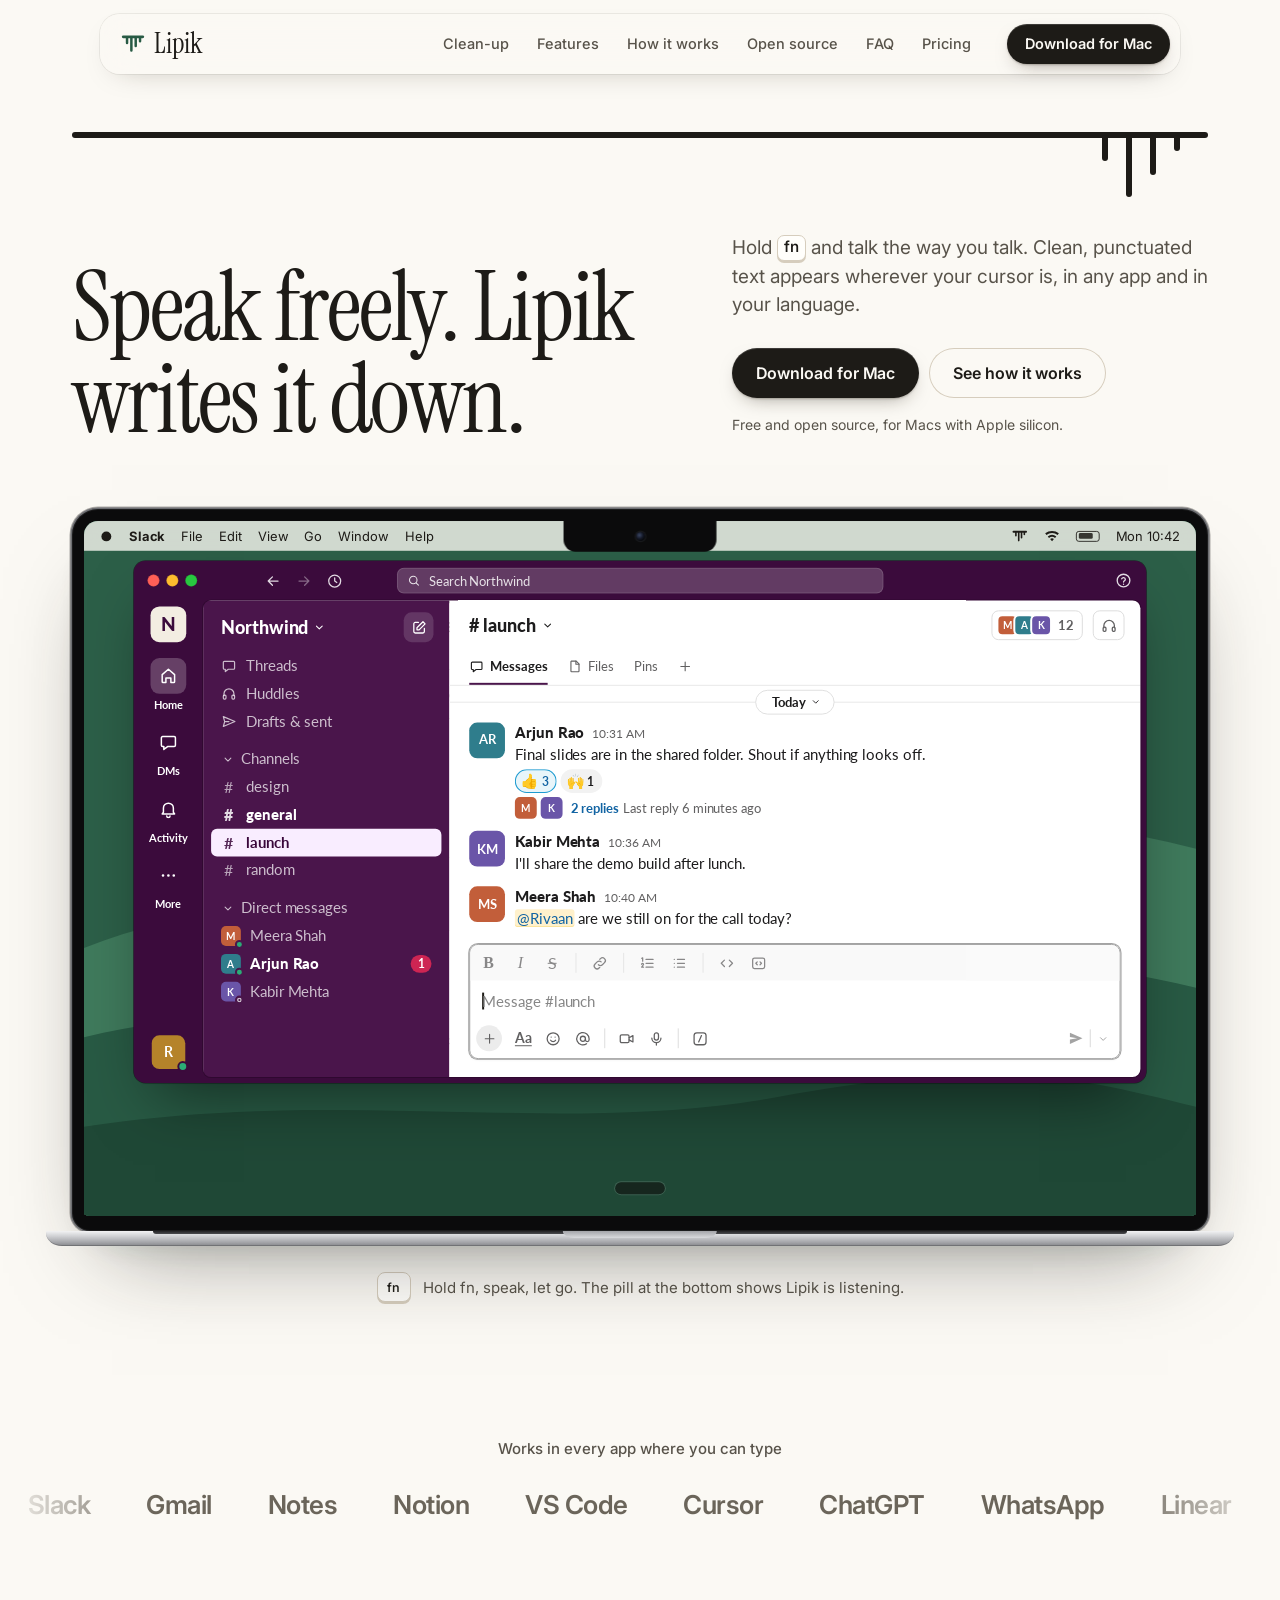
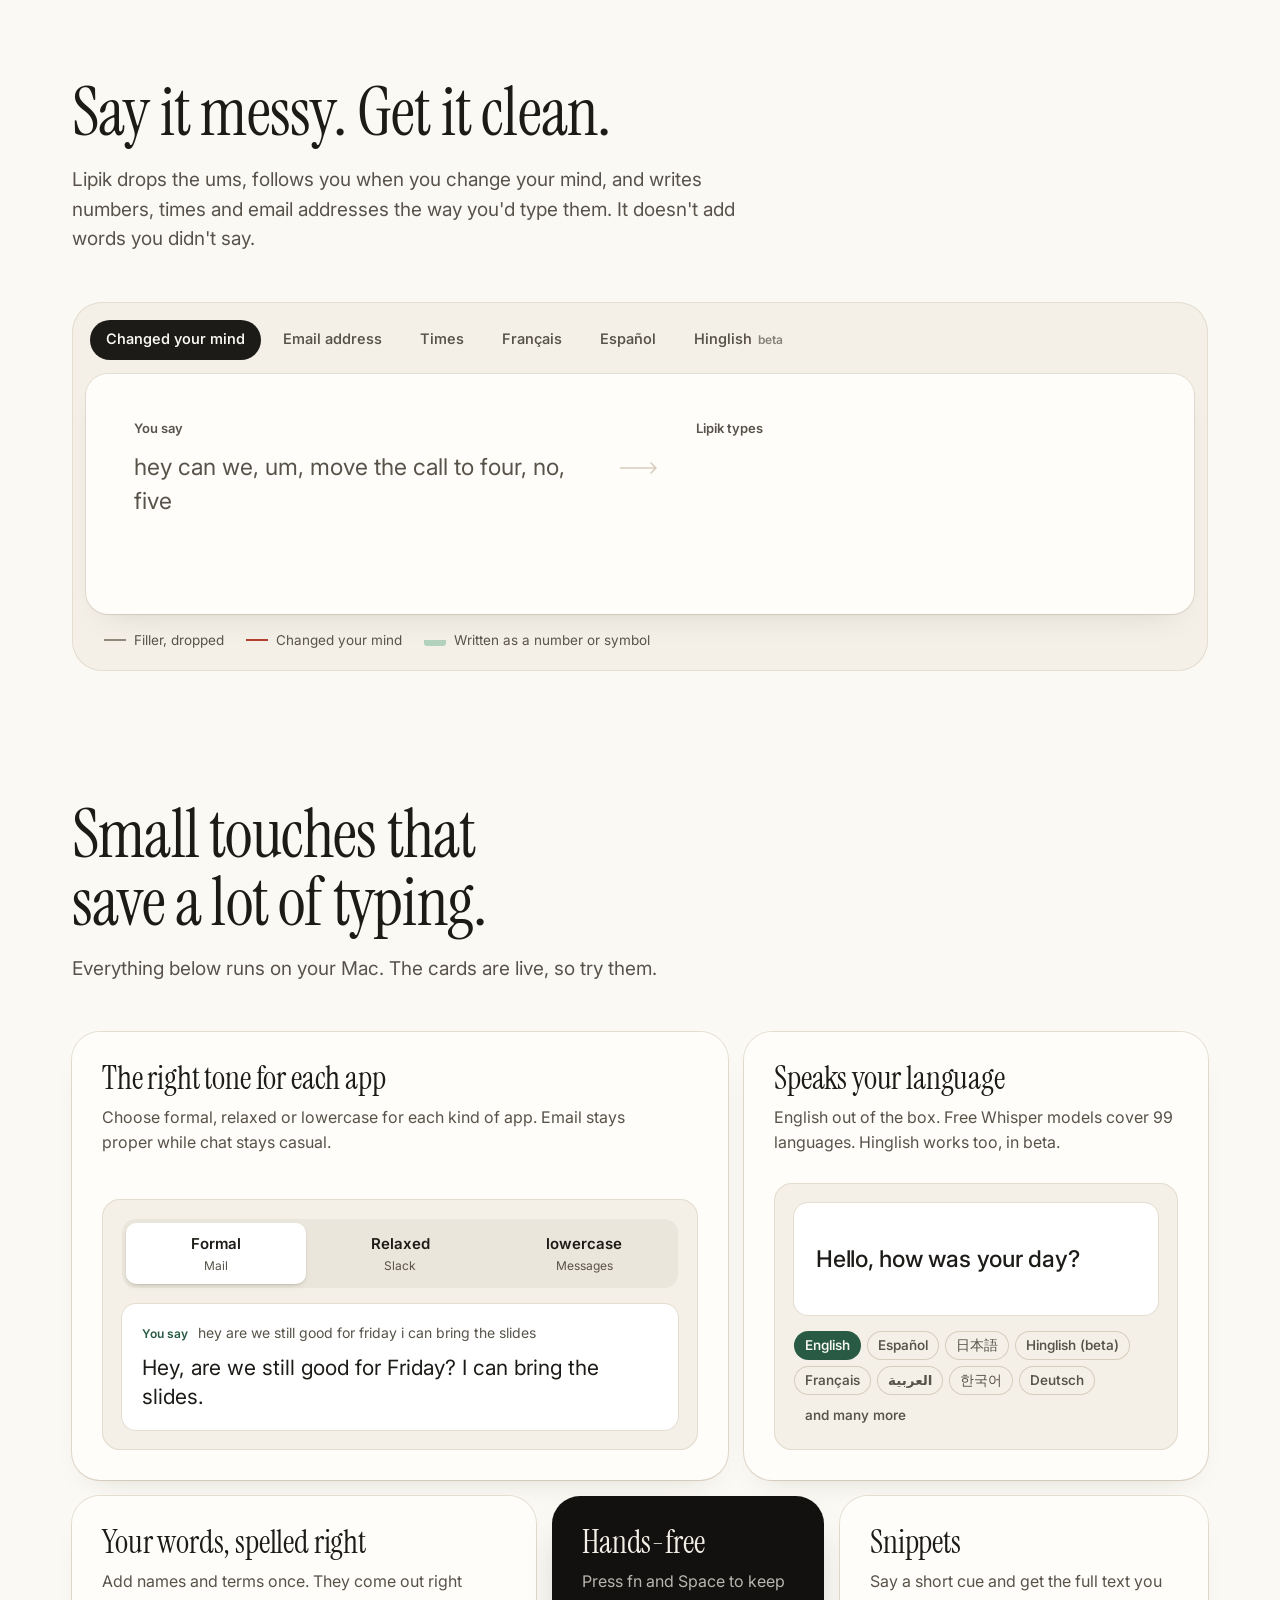
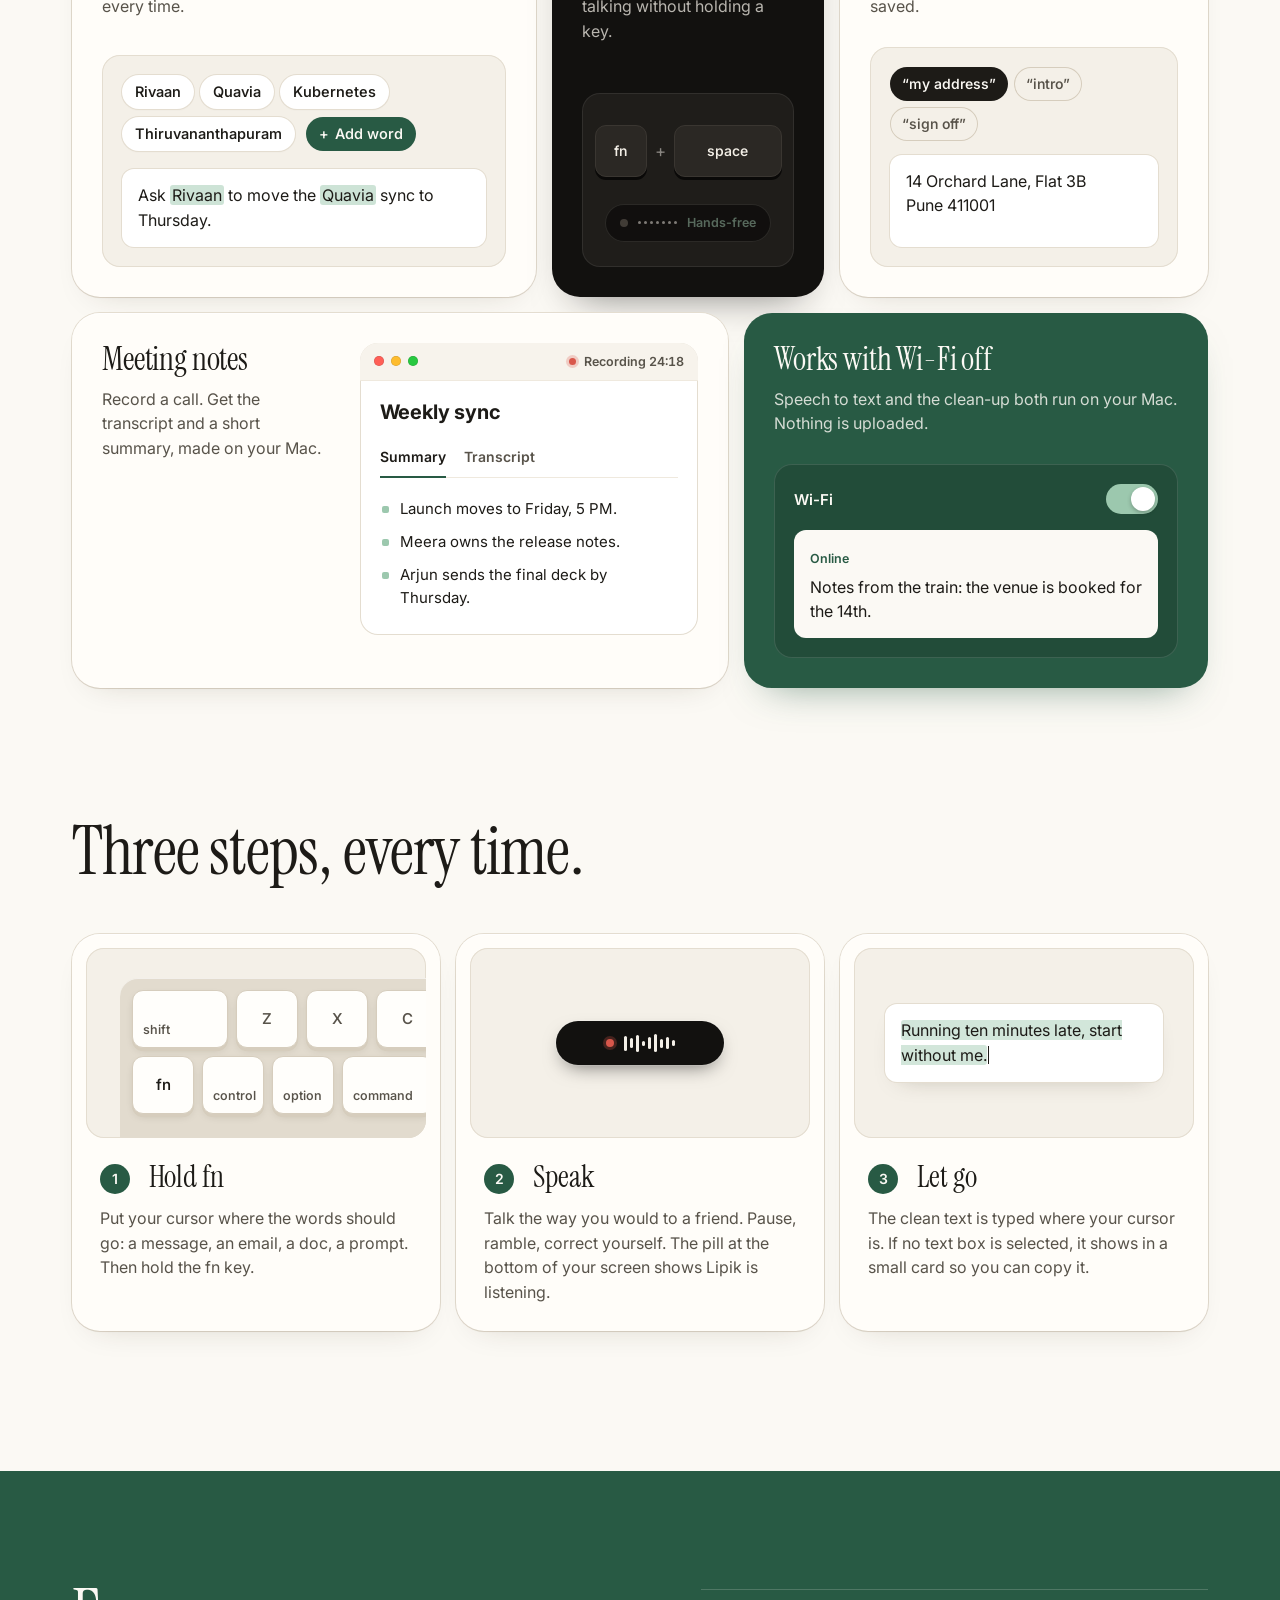
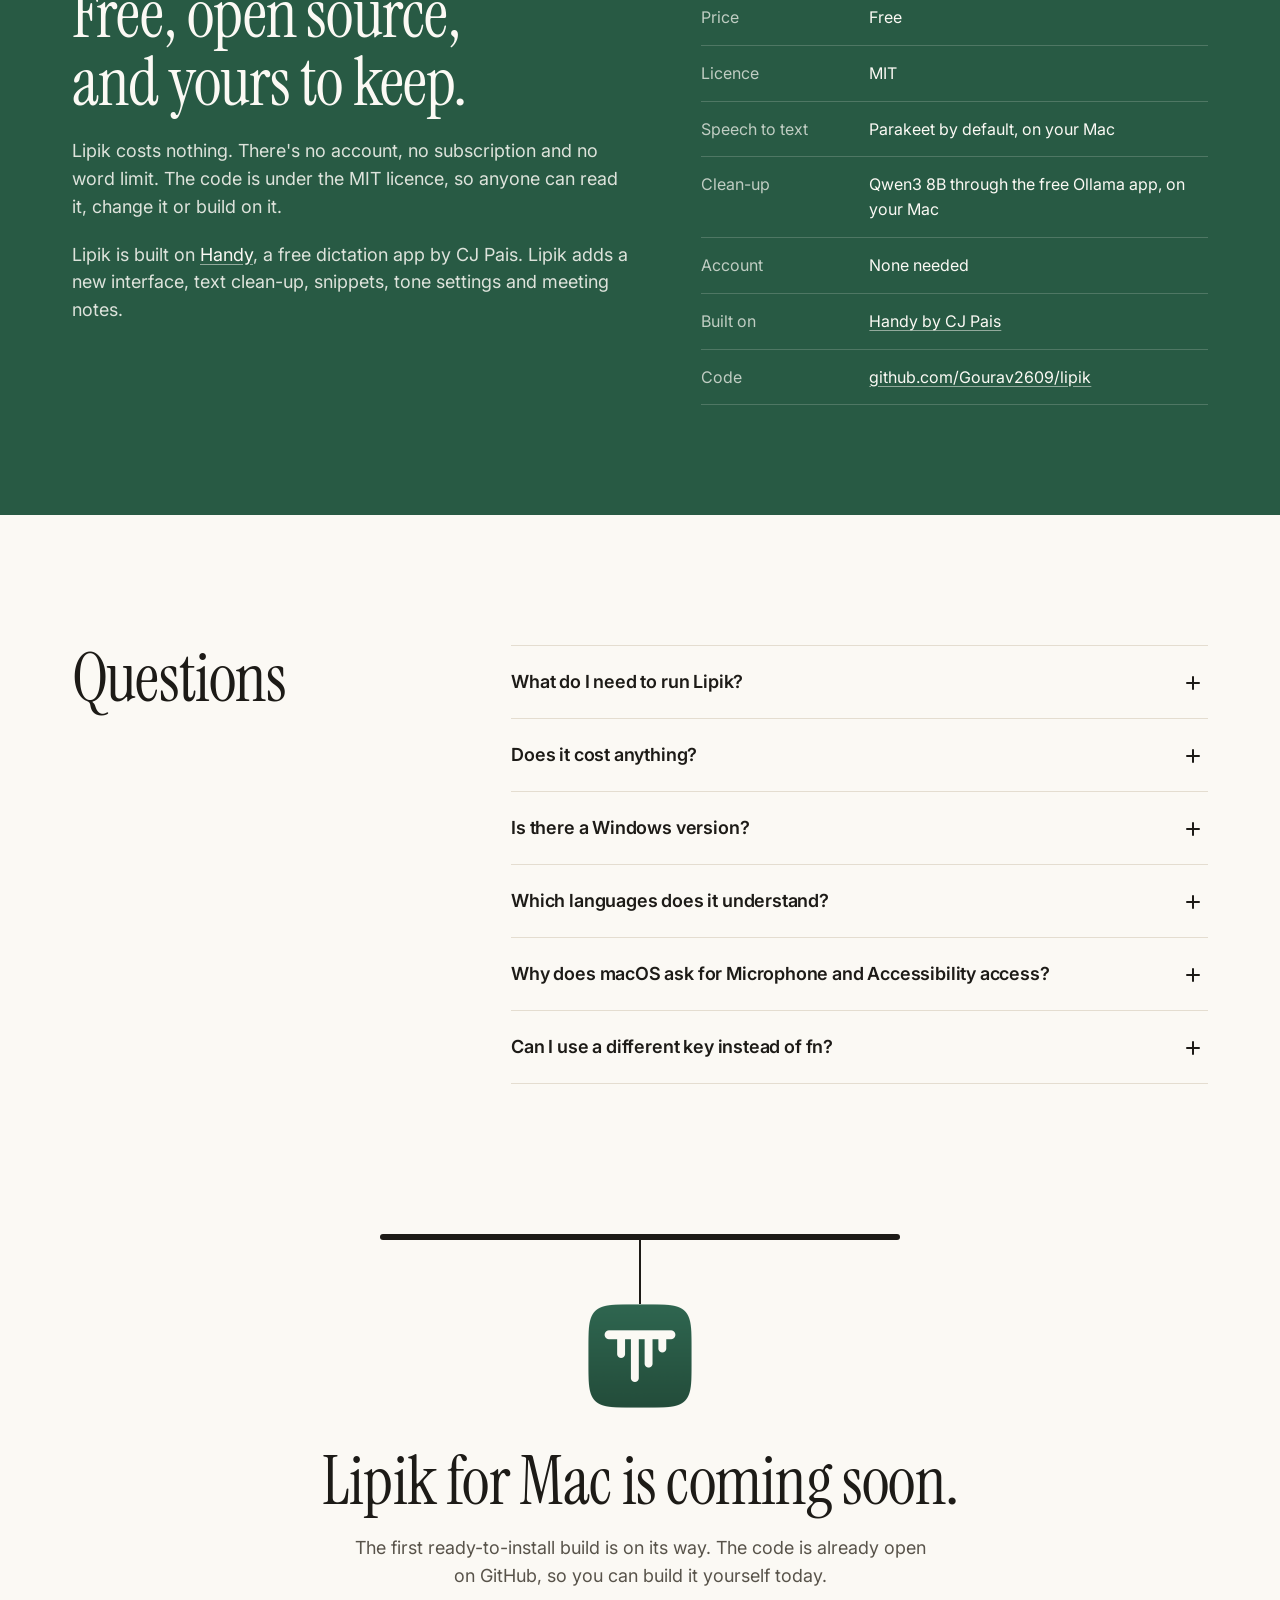
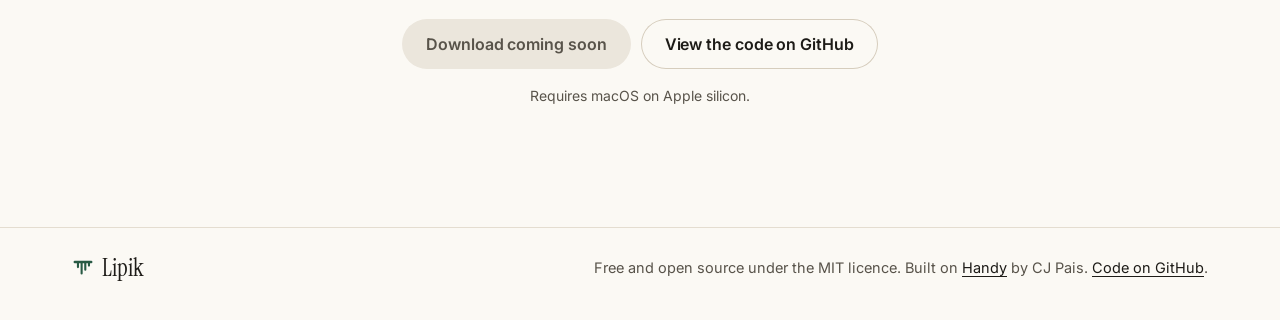
<file: index.html>
<!doctype html>
<html lang="en">
<head>
  <meta charset="utf-8">
  <meta name="viewport" content="width=device-width, initial-scale=1">
  <title>Lipik: speak freely, and it writes it down</title>
  <meta name="description" content="Hold fn, speak, and clean text appears wherever your cursor is. Free, open-source dictation for Mac that runs entirely on your Mac.">
  <meta name="theme-color" content="#fbf9f4">
  <link rel="icon" type="image/png" href="assets/favicon.png">
  <link rel="preconnect" href="https://fonts.googleapis.com">
  <link rel="preconnect" href="https://fonts.gstatic.com" crossorigin>
  <link href="https://fonts.googleapis.com/css2?family=Instrument+Serif&family=Inter:opsz,wght@14..32,400..700&family=Lato:wght@400;700;900&family=Roboto:wght@400;500;700&display=swap" rel="stylesheet">
  <link rel="stylesheet" href="styles.css">
  <script>document.documentElement.classList.add("js")</script>
</head>
<body>
  <a class="skip" href="#main">Skip to content</a>

  <header class="nav" id="nav">
    <a class="brand" href="#top" aria-label="Lipik home">
      <svg class="mark" viewBox="0 0 24 24" aria-hidden="true"><g stroke="currentColor" stroke-linecap="round" fill="none"><path d="M3 5.4h18" stroke-width="2.6"/><path d="M6.5 6.4v4.6M10.5 6.4v11.6M14.5 6.4v7.4M18.5 6.4v3" stroke-width="2.3"/></g></svg>
      <span>Lipik</span>
    </a>
    <nav aria-label="Sections">
      <a href="#clean">Clean-up</a>
      <a href="#features">Features</a>
      <a href="#how">How it works</a>
      <a href="#open">Open source</a>
      <a href="#faq">FAQ</a>
      <a href="pricing.html">Pricing</a>
    </nav>
    <a class="btn btn-ink btn-sm" href="#download">Download<span class="hide-sm">&nbsp;for Mac</span></a>
  </header>

  <main id="main">
    <!-- Hero -->
    <section class="hero" id="top" aria-labelledby="hero-h">
      <div class="wrap">
        <div class="hero-rule" aria-hidden="true">
          <span class="line"></span>
          <span class="drops"><i></i><i></i><i></i><i></i></span>
        </div>
        <div class="hero-head">
          <h1 id="hero-h">Speak freely. Lipik writes it down.</h1>
          <div class="hero-side">
            <p class="lede">Hold <kbd>fn</kbd> and talk the way you talk. Clean, punctuated text appears wherever your cursor is, in any app and in your language.</p>
            <div class="cta-row">
              <a class="btn btn-ink" href="#download">Download for Mac</a>
              <a class="btn btn-line" href="#how">See how it works</a>
            </div>
            <p class="fineprint">Free and open source, for Macs with Apple silicon.</p>
          </div>
        </div>
      </div>

      <div class="wrap wrap-wide">
        <figure class="stage" id="stage">
          <svg class="icons" aria-hidden="true">
            <symbol id="i-search" viewBox="0 0 24 24"><circle cx="11" cy="11" r="6.5"/><path d="M20 20l-4.2-4.2"/></symbol>
            <symbol id="i-down" viewBox="0 0 24 24"><path d="M7 10l5 5 5-5"/></symbol>
            <symbol id="i-left" viewBox="0 0 24 24"><path d="M15 5l-7 7 7 7"/></symbol>
            <symbol id="i-right" viewBox="0 0 24 24"><path d="M9 5l7 7-7 7"/></symbol>
            <symbol id="i-back" viewBox="0 0 24 24"><path d="M19 12H5M11 6l-6 6 6 6"/></symbol>
            <symbol id="i-fwd" viewBox="0 0 24 24"><path d="M5 12h14M13 6l6 6-6 6"/></symbol>
            <symbol id="i-plus" viewBox="0 0 24 24"><path d="M12 5v14M5 12h14"/></symbol>
            <symbol id="i-clock" viewBox="0 0 24 24"><circle cx="12" cy="12" r="8.5"/><path d="M12 7.5V12l3 2"/></symbol>
            <symbol id="i-help" viewBox="0 0 24 24"><circle cx="12" cy="12" r="8.5"/><path d="M9.6 9.6a2.5 2.5 0 0 1 4.8.8c0 1.7-2.4 2.1-2.4 3.6M12 17h.01"/></symbol>
            <symbol id="i-home" viewBox="0 0 24 24"><path d="M4.5 10.5 12 4l7.5 6.5V19a1 1 0 0 1-1 1H15v-5.5H9V20H5.5a1 1 0 0 1-1-1z"/></symbol>
            <symbol id="i-chat" viewBox="0 0 24 24"><path d="M5 5h14a1.5 1.5 0 0 1 1.5 1.5v9A1.5 1.5 0 0 1 19 17h-8l-4.5 3.5V17H5a1.5 1.5 0 0 1-1.5-1.5v-9A1.5 1.5 0 0 1 5 5z"/></symbol>
            <symbol id="i-bell" viewBox="0 0 24 24"><path d="M6 16v-5a6 6 0 0 1 12 0v5l1.5 2h-15z"/><path d="M10 20.5a2 2 0 0 0 4 0"/></symbol>
            <symbol id="i-dots" viewBox="0 0 24 24"><path d="M5.5 12h.01M12 12h.01M18.5 12h.01" stroke-width="3.2"/></symbol>
            <symbol id="i-vdots" viewBox="0 0 24 24"><path d="M12 5.5v.01M12 12v.01M12 18.5v.01" stroke-width="3.2"/></symbol>
            <symbol id="i-edit" viewBox="0 0 24 24"><path d="M11 4.5H6.5a2 2 0 0 0-2 2v11a2 2 0 0 0 2 2h11a2 2 0 0 0 2-2V13"/><path d="M17.5 3.5l3 3L12 15H9v-3z"/></symbol>
            <symbol id="i-pen" viewBox="0 0 24 24"><path d="M4 20h4L19 9l-4-4L4 16z"/><path d="M13.5 6.5l4 4"/></symbol>
            <symbol id="i-phones" viewBox="0 0 24 24"><path d="M4.5 15v-3a7.5 7.5 0 0 1 15 0v3"/><rect x="3.5" y="14" width="4" height="6" rx="1.5"/><rect x="16.5" y="14" width="4" height="6" rx="1.5"/></symbol>
            <symbol id="i-plane" viewBox="0 0 24 24"><path d="M3.5 19.5 21 12 3.5 4.5 5.5 12zM5.5 12H12"/></symbol>
            <symbol id="i-planef" viewBox="0 0 24 24"><path d="M3 20.5 22 12 3 3.5 3 10l11 2-11 2z" fill="currentColor" stroke="none"/></symbol>
            <symbol id="i-link" viewBox="0 0 24 24"><path d="M10 14a4 4 0 0 0 5.7 0l3-3a4 4 0 0 0-5.7-5.7l-1 1"/><path d="M14 10a4 4 0 0 0-5.7 0l-3 3a4 4 0 0 0 5.7 5.7l1-1"/></symbol>
            <symbol id="i-ul" viewBox="0 0 24 24"><path d="M9.5 6.5h10M9.5 12h10M9.5 17.5h10M5 6.5h.01M5 12h.01M5 17.5h.01"/></symbol>
            <symbol id="i-ol" viewBox="0 0 24 24"><path d="M10 6.5h10M10 12h10M10 17.5h10M4 5l1.2-.8V9M3.8 13.4a1.3 1.3 0 1 1 2.1 1L3.8 17.5h2.6"/></symbol>
            <symbol id="i-code" viewBox="0 0 24 24"><path d="M8.5 7.5 4 12l4.5 4.5M15.5 7.5 20 12l-4.5 4.5"/></symbol>
            <symbol id="i-block" viewBox="0 0 24 24"><rect x="3.5" y="4.5" width="17" height="15" rx="2.5"/><path d="M10 10l-2 2 2 2M14 10l2 2-2 2"/></symbol>
            <symbol id="i-at" viewBox="0 0 24 24"><circle cx="12" cy="12" r="3.6"/><path d="M15.6 12v1.4a2.6 2.6 0 0 0 5.2 0V12a8.8 8.8 0 1 0-3.6 7.1"/></symbol>
            <symbol id="i-smile" viewBox="0 0 24 24"><circle cx="12" cy="12" r="8.5"/><path d="M8.5 14a4 4 0 0 0 7 0M9.2 9.6h.01M14.8 9.6h.01"/></symbol>
            <symbol id="i-mic" viewBox="0 0 24 24"><rect x="9" y="3.5" width="6" height="10.5" rx="3"/><path d="M5.5 11a6.5 6.5 0 0 0 13 0M12 17.5V21"/></symbol>
            <symbol id="i-video" viewBox="0 0 24 24"><rect x="3" y="6.5" width="12.5" height="11" rx="2"/><path d="M15.5 10.5 21 7.5v9l-5.5-3"/></symbol>
            <symbol id="i-slash" viewBox="0 0 24 24"><rect x="3.5" y="3.5" width="17" height="17" rx="4"/><path d="M14 7.5l-4 9"/></symbol>
            <symbol id="i-menu" viewBox="0 0 24 24"><path d="M4 7h16M4 12h16M4 17h16"/></symbol>
            <symbol id="i-sliders" viewBox="0 0 24 24"><path d="M4 7.5h9M18 7.5h2M4 16.5h3M11 16.5h9"/><circle cx="15.5" cy="7.5" r="2.3"/><circle cx="9" cy="16.5" r="2.3"/></symbol>
            <symbol id="i-gear" viewBox="0 0 24 24"><circle cx="12" cy="12" r="3.2"/><path d="M10.3 3.5h3.4l.5 2.4 1.7 1 2.3-.8 1.7 2.9-1.8 1.6v2l1.8 1.6-1.7 2.9-2.3-.8-1.7 1-.5 2.4h-3.4l-.5-2.4-1.7-1-2.3.8-1.7-2.9 1.8-1.6v-2L3.9 9l1.7-2.9 2.3.8 1.7-1z"/></symbol>
            <symbol id="i-grid" viewBox="0 0 24 24"><path d="M6 6h.01M12 6h.01M18 6h.01M6 12h.01M12 12h.01M18 12h.01M6 18h.01M12 18h.01M18 18h.01" stroke-width="3.4"/></symbol>
            <symbol id="i-inbox" viewBox="0 0 24 24"><path d="M3.5 13.5 6 6.3A1.5 1.5 0 0 1 7.5 5.3h9A1.5 1.5 0 0 1 18 6.3l2.5 7.2V18a1.5 1.5 0 0 1-1.5 1.5H5A1.5 1.5 0 0 1 3.5 18z"/><path d="M3.5 13.5h5l1.2 2.3h4.6l1.2-2.3h5"/></symbol>
            <symbol id="i-star" viewBox="0 0 24 24"><path d="M12 4l2.4 5 5.4.7-4 3.8 1 5.4L12 16.3l-4.8 2.6 1-5.4-4-3.8 5.4-.7z"/></symbol>
            <symbol id="i-file" viewBox="0 0 24 24"><path d="M6 3.5h8l4.5 4.5v11.5a1 1 0 0 1-1 1H6.5a1 1 0 0 1-1-1V4.5a1 1 0 0 1 .5-1z"/><path d="M13.5 3.5v5h5"/></symbol>
            <symbol id="i-tag" viewBox="0 0 24 24"><path d="M3.5 4h8l9 9-7.5 7.5-9-9z"/><path d="M7.7 7.7h.01" stroke-width="3"/></symbol>
            <symbol id="i-people" viewBox="0 0 24 24"><circle cx="9" cy="8.5" r="3.2"/><path d="M3 19a6 6 0 0 1 12 0M15.5 5.5a3.2 3.2 0 0 1 0 6.2M17.5 14a5.5 5.5 0 0 1 3.5 5"/></symbol>
            <symbol id="i-refresh" viewBox="0 0 24 24"><path d="M19.5 12a7.5 7.5 0 1 1-2.2-5.3"/><path d="M19.5 4.5v4h-4"/></symbol>
            <symbol id="i-sidebar" viewBox="0 0 24 24"><rect x="3" y="4.5" width="18" height="15" rx="3"/><path d="M9.5 4.5v15"/></symbol>
            <symbol id="i-share" viewBox="0 0 24 24"><path d="M12 3.5v11M8.3 7 12 3.5 15.7 7"/><path d="M8.5 10.5H7a1.5 1.5 0 0 0-1.5 1.5v7A1.5 1.5 0 0 0 7 20.5h10a1.5 1.5 0 0 0 1.5-1.5v-7a1.5 1.5 0 0 0-1.5-1.5h-1.5"/></symbol>
            <symbol id="i-tabs" viewBox="0 0 24 24"><rect x="3.5" y="7.5" width="13" height="13" rx="2.5"/><path d="M7.5 4h10.5a2.5 2.5 0 0 1 2.5 2.5V17"/></symbol>
            <symbol id="i-lock" viewBox="0 0 24 24"><rect x="5.5" y="10.5" width="13" height="10" rx="2" fill="currentColor"/><path d="M8.5 10.5v-3a3.5 3.5 0 0 1 7 0v3"/></symbol>
            <symbol id="i-min" viewBox="0 0 24 24"><path d="M6 17h12"/></symbol>
            <symbol id="i-expand" viewBox="0 0 24 24"><path d="M14 4h6v6M10 20H4v-6M20 4l-6.5 6.5M4 20l6.5-6.5"/></symbol>
            <symbol id="i-close" viewBox="0 0 24 24"><path d="M6.5 6.5l11 11M17.5 6.5l-11 11"/></symbol>
            <symbol id="i-clip" viewBox="0 0 24 24"><path d="M19.5 11.5l-7.8 7.8a5 5 0 0 1-7-7l8.3-8.3a3.3 3.3 0 0 1 4.7 4.7l-8.2 8.2a1.7 1.7 0 0 1-2.4-2.4L14.5 7"/></symbol>
            <symbol id="i-image" viewBox="0 0 24 24"><rect x="3.5" y="4.5" width="17" height="15" rx="2"/><circle cx="9" cy="9.5" r="1.6"/><path d="M20.5 15.5 15.5 11 6 19.5"/></symbol>
            <symbol id="i-trash" viewBox="0 0 24 24"><path d="M4.5 6.5h15M9.5 6.5V4h5v2.5M6.5 6.5l1 13.5h9l1-13.5"/></symbol>
            <symbol id="i-font" viewBox="0 0 24 24"><path d="M5 18 10.5 5h1L17 18M7.2 13.5h8.6"/></symbol>
            <symbol id="i-folder" viewBox="0 0 24 24"><path d="M3.5 7A1.5 1.5 0 0 1 5 5.5h4.5l2 2.5H19a1.5 1.5 0 0 1 1.5 1.5v8A1.5 1.5 0 0 1 19 19H5a1.5 1.5 0 0 1-1.5-1.5z"/></symbol>
            <symbol id="i-shapes" viewBox="0 0 24 24"><rect x="4" y="4" width="7" height="7" rx="1.5"/><circle cx="16.5" cy="7.5" r="3.5"/><path d="M7.5 13.5 11 20H4zM13.5 13.5h7v7h-7z"/></symbol>
            <symbol id="i-up" viewBox="0 0 24 24"><path d="M12 19V5.5M6 11l6-6 6 6"/></symbol>
            <symbol id="i-cap" viewBox="0 0 24 24"><path d="M2.5 9.5 12 5l9.5 4.5L12 14z"/><path d="M6.5 11.5v4.5c3 2.5 8 2.5 11 0v-4.5"/></symbol>
            <symbol id="i-coffee" viewBox="0 0 24 24"><path d="M4.5 9h12v5.5a5 5 0 0 1-5 5h-2a5 5 0 0 1-5-5zM16.5 10.5h1.5a2.5 2.5 0 0 1 0 5h-1.8M8.5 3.5v2.5M12.5 3.5v2.5"/></symbol>
            <symbol id="i-bulb" viewBox="0 0 24 24"><path d="M9 17.5h6M10 20.5h4M8.6 14.5a6 6 0 1 1 6.8 0c-.5.4-.9 1-.9 1.7v.3h-5v-.3c0-.7-.4-1.3-.9-1.7z"/></symbol>
            <symbol id="i-spark" viewBox="0 0 24 24"><path d="M12 2.5v19M2.5 12h19M5.3 5.3l13.4 13.4M18.7 5.3 5.3 18.7M8.4 3.2l7.2 17.6M3.2 15.6l17.6-7.2"/></symbol>
          </svg>

          <div class="screen-frame" id="screen-frame" aria-hidden="true">
            <div class="screen-clip" id="screen-clip">
            <div class="screen" id="screen">
              <svg class="wallpaper" viewBox="0 0 1120 700" preserveAspectRatio="xMidYMid slice">
                <rect width="1120" height="700" fill="#2c5f48"/>
                <circle cx="1000" cy="318" r="66" fill="#efe5cf"/>
                <path d="M0 430 C 180 360 330 400 470 360 S 790 250 1120 330 V700 H0Z" fill="#3f7a5c"/>
                <path d="M0 520 C 210 470 380 520 560 470 S 900 420 1120 470 V700 H0Z" fill="#285a44"/>
                <path d="M0 610 C 260 570 480 620 700 580 S 1000 560 1120 590 V700 H0Z" fill="#1f4836"/>
              </svg>

              <div class="menubar">
                <span class="mb-left">
                  <svg class="mb-glyph" viewBox="0 0 12 12"><circle cx="6" cy="6" r="4.6" fill="currentColor"/></svg>
                  <b id="mb-app">Slack</b><span class="mb-menus" id="mb-menus"><span>File</span><span>Edit</span><span>View</span><span>Go</span><span>Window</span><span>Help</span></span>
                </span>
                <span class="mb-right">
                  <svg class="mb-lipik" id="mb-lipik" viewBox="0 0 24 24"><g stroke="currentColor" stroke-linecap="round" fill="none"><path d="M3 5.4h18" stroke-width="2.6"/><path d="M6.5 6.4v4.6M10.5 6.4v11.6M14.5 6.4v7.4M18.5 6.4v3" stroke-width="2.3"/></g></svg>
                  <svg class="mb-wifi" viewBox="0 0 20 16"><path d="M10 14.2l2.4-2.9a3.6 3.6 0 0 0-4.8 0zM4.6 8.1l1.6 1.9a6 6 0 0 1 7.6 0l1.6-1.9a8.5 8.5 0 0 0-10.8 0zM1.4 4.2 3 6.2a11 11 0 0 1 14 0l1.6-2a13.6 13.6 0 0 0-17.2 0z" fill="currentColor"/></svg>
                  <span class="mb-batt"><i></i></span>
                  <span class="mb-clock">Mon 10:42</span>
                </span>
              </div>
              <div class="notch"></div>

              <!-- Slack -->
              <div class="win win-slack is-on" data-win="slack">
                <div class="sl-top">
                  <span class="lights"><i></i><i></i><i></i></span>
                  <span class="sl-hist"><svg class="ic"><use href="#i-back"/></svg><svg class="ic"><use href="#i-fwd"/></svg><svg class="ic"><use href="#i-clock"/></svg></span>
                  <span class="sl-search"><svg class="ic"><use href="#i-search"/></svg>Search Northwind</span>
                  <svg class="ic sl-helpic"><use href="#i-help"/></svg>
                </div>
                <div class="sl-body">
                  <div class="sl-rail">
                    <span class="sl-ws">N</span>
                    <span class="sl-ri is-on"><span><svg class="ic"><use href="#i-home"/></svg></span>Home</span>
                    <span class="sl-ri"><span><svg class="ic"><use href="#i-chat"/></svg></span>DMs</span>
                    <span class="sl-ri"><span><svg class="ic"><use href="#i-bell"/></svg></span>Activity</span>
                    <span class="sl-ri"><span><svg class="ic"><use href="#i-dots"/></svg></span>More</span>
                    <span class="sl-me av av-r">R<i></i></span>
                  </div>
                  <div class="sl-panel">
                    <div class="sl-side">
                      <p class="sl-wsname">Northwind<svg class="ic"><use href="#i-down"/></svg><span class="sl-newmsg"><svg class="ic"><use href="#i-edit"/></svg></span></p>
                      <p class="sl-item"><svg class="ic"><use href="#i-chat"/></svg>Threads</p>
                      <p class="sl-item"><svg class="ic"><use href="#i-phones"/></svg>Huddles</p>
                      <p class="sl-item"><svg class="ic"><use href="#i-plane"/></svg>Drafts &amp; sent</p>
                      <p class="sl-sec"><svg class="ic"><use href="#i-down"/></svg>Channels</p>
                      <p class="sl-item"><span class="sl-hash">#</span>design</p>
                      <p class="sl-item is-unread"><span class="sl-hash">#</span>general</p>
                      <p class="sl-item is-on"><span class="sl-hash">#</span>launch</p>
                      <p class="sl-item"><span class="sl-hash">#</span>random</p>
                      <p class="sl-sec"><svg class="ic"><use href="#i-down"/></svg>Direct messages</p>
                      <p class="sl-item"><span class="av av-m">M<i></i></span>Meera Shah</p>
                      <p class="sl-item is-unread"><span class="av av-a">A<i></i></span>Arjun Rao<b class="sl-badge">1</b></p>
                      <p class="sl-item"><span class="av av-k">K<i class="away"></i></span>Kabir Mehta</p>
                    </div>
                    <div class="sl-main">
                      <div class="sl-head">
                        <p class="sl-title"># launch<svg class="ic"><use href="#i-down"/></svg></p>
                        <span class="sl-members"><span class="av av-m">M</span><span class="av av-a">A</span><span class="av av-k">K</span>12</span>
                        <span class="sl-huddle"><svg class="ic"><use href="#i-phones"/></svg></span>
                      </div>
                      <div class="sl-tabs"><span class="is-on"><svg class="ic"><use href="#i-chat"/></svg>Messages</span><span><svg class="ic"><use href="#i-file"/></svg>Files</span><span>Pins</span><span><svg class="ic"><use href="#i-plus"/></svg></span></div>
                      <div class="sl-msgs">
                        <p class="sl-day"><span>Today<svg class="ic"><use href="#i-down"/></svg></span></p>
                        <div class="sl-msg sl-long">
                          <span class="av av-a">AR</span>
                          <div>
                            <p class="sl-meta"><b>Arjun Rao</b><time>10:31 AM</time></p>
                            <p>Final slides are in the shared folder. Shout if anything looks off.</p>
                            <p class="sl-reacts"><span class="sl-react is-mine">👍 <b>3</b></span><span class="sl-react">🙌 <b>1</b></span></p>
                            <p class="sl-thread"><span class="av av-m">M</span><span class="av av-k">K</span><b>2 replies</b><span>Last reply 6 minutes ago</span></p>
                          </div>
                        </div>
                        <div class="sl-msg">
                          <span class="av av-k">KM</span>
                          <div>
                            <p class="sl-meta"><b>Kabir Mehta</b><time>10:36 AM</time></p>
                            <p>I'll share the demo build after lunch.</p>
                          </div>
                        </div>
                        <div class="sl-msg">
                          <span class="av av-m">MS</span>
                          <div>
                            <p class="sl-meta"><b>Meera Shah</b><time>10:40 AM</time></p>
                            <p><span class="sl-mention">@Rivaan</span> are we still on for the call today?</p>
                          </div>
                        </div>
                      </div>
                      <div class="sl-composer">
                        <div class="sl-fmt">
                          <b class="sl-g">B</b><i class="sl-g">I</i><s class="sl-g">S</s><span class="sl-sep"></span><svg class="ic"><use href="#i-link"/></svg><span class="sl-sep"></span><svg class="ic"><use href="#i-ol"/></svg><svg class="ic"><use href="#i-ul"/></svg><span class="sl-sep"></span><svg class="ic"><use href="#i-code"/></svg><svg class="ic"><use href="#i-block"/></svg>
                        </div>
                        <div class="field sl-field"><span class="slot"></span><span class="caret"></span><span class="ph">Message #launch</span></div>
                        <div class="sl-tools">
                          <span class="sl-plus"><svg class="ic"><use href="#i-plus"/></svg></span><span class="sl-aa">Aa</span><svg class="ic"><use href="#i-smile"/></svg><svg class="ic"><use href="#i-at"/></svg><span class="sl-sep"></span><svg class="ic"><use href="#i-video"/></svg><svg class="ic"><use href="#i-mic"/></svg><span class="sl-sep"></span><svg class="ic"><use href="#i-slash"/></svg>
                          <span class="sl-send"><svg class="ic"><use href="#i-planef"/></svg><i></i><svg class="ic"><use href="#i-down"/></svg></span>
                        </div>
                      </div>
                    </div>
                  </div>
                </div>
              </div>

              <!-- Gmail in Safari -->
              <div class="win win-safari win-gmail" data-win="gmail">
                <div class="sf-bar">
                  <span class="lights"><i></i><i></i><i></i></span>
                  <span class="sf-btns sf-lead"><svg class="ic"><use href="#i-sidebar"/></svg><svg class="ic"><use href="#i-left"/></svg><svg class="ic is-dim"><use href="#i-right"/></svg></span>
                  <span class="sf-addr"><svg class="ic"><use href="#i-lock"/></svg>mail.google.com<svg class="ic sf-reload"><use href="#i-refresh"/></svg></span>
                  <span class="sf-btns sf-trail"><svg class="ic"><use href="#i-share"/></svg><svg class="ic"><use href="#i-plus"/></svg><svg class="ic"><use href="#i-tabs"/></svg></span>
                </div>
                <div class="gm">
                  <div class="gm-top">
                    <span class="gm-icon"><svg class="ic"><use href="#i-menu"/></svg></span>
                    <span class="gm-logo"><span class="gm-env"></span>Gmail</span>
                    <span class="gm-search"><svg class="ic"><use href="#i-search"/></svg>Search mail<svg class="ic"><use href="#i-sliders"/></svg></span>
                    <span class="gm-topr"><span class="gm-icon"><svg class="ic"><use href="#i-help"/></svg></span><span class="gm-icon"><svg class="ic"><use href="#i-gear"/></svg></span><span class="gm-icon"><svg class="ic"><use href="#i-grid"/></svg></span><span class="av av-r gm-me">R</span></span>
                  </div>
                  <div class="gm-body">
                    <div class="gm-nav">
                      <span class="gm-compose"><svg class="ic"><use href="#i-pen"/></svg>Compose</span>
                      <p class="gm-ni is-on"><svg class="ic"><use href="#i-inbox"/></svg>Inbox<b>12</b></p>
                      <p class="gm-ni"><svg class="ic"><use href="#i-star"/></svg>Starred</p>
                      <p class="gm-ni"><svg class="ic"><use href="#i-clock"/></svg>Snoozed</p>
                      <p class="gm-ni"><svg class="ic"><use href="#i-plane"/></svg>Sent</p>
                      <p class="gm-ni"><svg class="ic"><use href="#i-file"/></svg>Drafts<b>3</b></p>
                      <p class="gm-ni"><svg class="ic"><use href="#i-down"/></svg>More</p>
                      <p class="gm-labels">Labels<svg class="ic"><use href="#i-plus"/></svg></p>
                      <p class="gm-ni"><svg class="ic"><use href="#i-tag"/></svg>Northwind</p>
                      <p class="gm-ni"><svg class="ic"><use href="#i-tag"/></svg>Travel</p>
                    </div>
                    <div class="gm-list">
                      <div class="gm-tools"><span class="gm-cb"></span><svg class="ic gm-sm"><use href="#i-down"/></svg><svg class="ic"><use href="#i-refresh"/></svg><svg class="ic"><use href="#i-vdots"/></svg><span class="gm-count">1–50 of 1,204</span><svg class="ic is-dim"><use href="#i-left"/></svg><svg class="ic"><use href="#i-right"/></svg></div>
                      <div class="gm-tabs"><span class="is-on"><svg class="ic"><use href="#i-inbox"/></svg>Primary</span><span><svg class="ic"><use href="#i-tag"/></svg>Promotions</span><span><svg class="ic"><use href="#i-people"/></svg>Social</span></div>
                      <p class="gm-row is-unread"><span class="gm-cb"></span><svg class="ic"><use href="#i-star"/></svg><b class="gm-from">Arjun Rao</b><span class="gm-subj"><b>Final deck</b> – Where should I send the final deck once it's ready? I'll forward it to the clients</span><time>10:41 AM</time></p>
                      <p class="gm-row is-unread"><span class="gm-cb"></span><svg class="ic"><use href="#i-star"/></svg><b class="gm-from">Meera Shah</b><span class="gm-subj"><b>Launch checklist</b> – Added the last three items, can you look before Friday?</span><time>9:58 AM</time></p>
                      <p class="gm-row"><span class="gm-cb"></span><svg class="ic"><use href="#i-star"/></svg><span class="gm-from">Kabir Mehta</span><span class="gm-subj">Demo build 0.9 – Notes on what changed since the last build</span><time>9:12 AM</time></p>
                      <p class="gm-row"><span class="gm-cb"></span><svg class="ic"><use href="#i-star"/></svg><span class="gm-from">Northwind People</span><span class="gm-subj">Holiday calendar 2027 – The office will be closed on these days</span><time>Oct 25</time></p>
                      <p class="gm-row"><span class="gm-cb"></span><svg class="ic"><use href="#i-star"/></svg><span class="gm-from">Quavia Billing</span><span class="gm-subj">Your October invoice – Invoice #4471 is ready to view</span><time>Oct 24</time></p>
                      <p class="gm-row"><span class="gm-cb"></span><svg class="ic"><use href="#i-star"/></svg><span class="gm-from">Arjun, me 3</span><span class="gm-subj">Offsite venues – I like the second one, the hall is bigger</span><time>Oct 23</time></p>
                      <p class="gm-row"><span class="gm-cb"></span><svg class="ic"><use href="#i-star"/></svg><span class="gm-from">Meera Shah</span><span class="gm-subj">Press kit – Logos and photos for the launch post</span><time>Oct 22</time></p>
                    </div>
                  </div>
                  <div class="gm-cw">
                    <p class="gm-cw-head">New Message<span><svg class="ic"><use href="#i-min"/></svg><svg class="ic"><use href="#i-expand"/></svg><svg class="ic"><use href="#i-close"/></svg></span></p>
                    <p class="gm-cw-row"><span class="gm-cw-l">To</span><span class="gm-chip"><span class="av av-a">A</span>arjun.rao@northwind.dev</span><span class="gm-cc">Cc Bcc</span></p>
                    <p class="gm-cw-row">Re: Final deck</p>
                    <div class="field gm-field"><span class="slot"></span><span class="caret"></span></div>
                    <span class="gm-trim"><svg class="ic"><use href="#i-dots"/></svg></span>
                    <div class="gm-cw-foot">
                      <span class="gm-send">Send<i></i><svg class="ic"><use href="#i-down"/></svg></span>
                      <svg class="ic"><use href="#i-font"/></svg><svg class="ic"><use href="#i-clip"/></svg><svg class="ic"><use href="#i-link"/></svg><svg class="ic"><use href="#i-smile"/></svg><svg class="ic"><use href="#i-image"/></svg><svg class="ic"><use href="#i-lock"/></svg><svg class="ic"><use href="#i-pen"/></svg><svg class="ic"><use href="#i-vdots"/></svg>
                      <svg class="ic gm-trash"><use href="#i-trash"/></svg>
                    </div>
                  </div>
                </div>
              </div>

              <!-- Claude in Safari -->
              <div class="win win-safari win-claude" data-win="claude">
                <div class="sf-bar">
                  <span class="lights"><i></i><i></i><i></i></span>
                  <span class="sf-btns sf-lead"><svg class="ic"><use href="#i-sidebar"/></svg><svg class="ic"><use href="#i-left"/></svg><svg class="ic is-dim"><use href="#i-right"/></svg></span>
                  <span class="sf-addr"><svg class="ic"><use href="#i-lock"/></svg>claude.ai<svg class="ic sf-reload"><use href="#i-refresh"/></svg></span>
                  <span class="sf-btns sf-trail"><svg class="ic"><use href="#i-share"/></svg><svg class="ic"><use href="#i-plus"/></svg><svg class="ic"><use href="#i-tabs"/></svg></span>
                </div>
                <div class="cl">
                  <div class="cl-side">
                    <p class="cl-brand">Claude<svg class="ic"><use href="#i-sidebar"/></svg></p>
                    <p class="cl-new"><span><svg class="ic"><use href="#i-plus"/></svg></span>New chat</p>
                    <p class="cl-ni"><svg class="ic"><use href="#i-chat"/></svg>Chats</p>
                    <p class="cl-ni"><svg class="ic"><use href="#i-folder"/></svg>Projects</p>
                    <p class="cl-ni"><svg class="ic"><use href="#i-shapes"/></svg>Artifacts</p>
                    <p class="cl-sec">Recents</p>
                    <p class="cl-chat">Northwind launch email draft</p>
                    <p class="cl-chat">Pricing page copy ideas</p>
                    <p class="cl-chat">Explain pgvector indexes</p>
                    <p class="cl-chat">Two days in Lyon itinerary</p>
                    <p class="cl-chat">Weekly sync agenda</p>
                    <p class="cl-chat">Interview questions for designers</p>
                    <div class="cl-me"><span class="av av-r">R</span><p><b>Rivaan</b><small>Pro plan</small></p><svg class="ic"><use href="#i-down"/></svg></div>
                  </div>
                  <div class="cl-main">
                    <p class="cl-greet"><svg class="ic"><use href="#i-spark"/></svg>Good morning, Rivaan</p>
                    <div class="cl-box">
                      <div class="field cl-field"><span class="slot"></span><span class="caret"></span><span class="ph">How can I help you today?</span></div>
                      <div class="cl-ctrl">
                        <span class="cl-btn"><svg class="ic"><use href="#i-plus"/></svg></span><span class="cl-btn"><svg class="ic"><use href="#i-sliders"/></svg></span><span class="cl-btn"><svg class="ic"><use href="#i-clock"/></svg></span>
                        <span class="cl-model">Sonnet 5.5<svg class="ic"><use href="#i-down"/></svg></span>
                        <span class="cl-send"><svg class="ic"><use href="#i-up"/></svg></span>
                      </div>
                    </div>
                    <p class="cl-chips"><span><svg class="ic"><use href="#i-pen"/></svg>Write</span><span><svg class="ic"><use href="#i-cap"/></svg>Learn</span><span><svg class="ic"><use href="#i-code"/></svg>Code</span><span><svg class="ic"><use href="#i-coffee"/></svg>Life stuff</span><span><svg class="ic"><use href="#i-bulb"/></svg>Claude's choice</span></p>
                  </div>
                </div>
              </div>

              <div class="said" id="said"><span class="said-label">You say</span><span class="said-words" id="said-words"></span></div>

              <div class="pill" id="pill" data-state="idle">
                <span class="pill-dot"></span>
                <span class="wave" data-wave="9"></span>
                <span class="pill-think"><i></i><i></i><i></i></span>
              </div>
            </div>
            </div>
          </div>
          <div class="device-base" aria-hidden="true"><i></i></div>
          <figcaption class="stage-cap">
            <kbd class="key key-sm" id="fn-key" aria-hidden="true">fn</kbd>
            <span>Hold fn, speak, let go. The pill at the bottom shows Lipik is listening.</span>
          </figcaption>
        </figure>
      </div>
    </section>

    <!-- Apps -->
    <section class="apps" aria-labelledby="apps-h">
      <div class="wrap">
        <h2 id="apps-h" class="apps-h">Works in every app where you can type</h2>
      </div>
      <div class="marquee">
        <ul class="marquee-track">
          <li>Slack</li><li>Gmail</li><li>Notes</li><li>Notion</li><li>VS Code</li><li>Cursor</li><li>ChatGPT</li><li>WhatsApp</li><li>Linear</li><li>Mail</li><li>Google Docs</li><li>Figma</li><li>Messages</li><li>Obsidian</li>
        </ul>
        <ul class="marquee-track" aria-hidden="true">
          <li>Slack</li><li>Gmail</li><li>Notes</li><li>Notion</li><li>VS Code</li><li>Cursor</li><li>ChatGPT</li><li>WhatsApp</li><li>Linear</li><li>Mail</li><li>Google Docs</li><li>Figma</li><li>Messages</li><li>Obsidian</li>
        </ul>
      </div>
    </section>

    <!-- Messy to clean -->
    <section class="section clean" id="clean" aria-labelledby="clean-h">
      <div class="wrap">
        <div class="section-head">
          <h2 id="clean-h">Say it messy. Get it clean.</h2>
          <p class="section-lede">Lipik drops the ums, follows you when you change your mind, and writes numbers, times and email addresses the way you'd type them. It doesn't add words you didn't say.</p>
        </div>

        <div class="clean-card">
          <div class="tabs" role="tablist" aria-label="Examples" id="clean-tabs"></div>
          <div class="clean-panel" id="clean-panel" role="tabpanel">
            <div class="clean-said">
              <p class="clean-label">You say</p>
              <p class="clean-spoken" id="clean-spoken"></p>
            </div>
            <div class="clean-arrow" aria-hidden="true">
              <svg viewBox="0 0 40 12"><path d="M0 6h36M31 1l5 5-5 5" fill="none" stroke="currentColor" stroke-width="1.6" stroke-linecap="round" stroke-linejoin="round"/></svg>
            </div>
            <div class="clean-typed">
              <p class="clean-label">Lipik types</p>
              <p class="clean-result" id="clean-result"></p>
            </div>
          </div>
          <ul class="legend" aria-label="Key">
            <li><span class="sw sw-drop"></span>Filler, dropped</li>
            <li><span class="sw sw-fix"></span>Changed your mind</li>
            <li><span class="sw sw-turn"></span>Written as a number or symbol</li>
          </ul>
        </div>
      </div>
    </section>

    <!-- Features -->
    <section class="section features" id="features" aria-labelledby="features-h">
      <div class="wrap">
        <div class="section-head">
          <h2 id="features-h">Small touches that save a lot of typing.</h2>
          <p class="section-lede">Everything below runs on your Mac. The cards are live, so try them.</p>
        </div>

        <div class="bento">
          <!-- Tone -->
          <article class="card card-tone" aria-labelledby="tone-h">
            <div class="card-copy">
              <h3 id="tone-h">The right tone for each app</h3>
              <p>Choose formal, relaxed or lowercase for each kind of app. Email stays proper while chat stays casual.</p>
            </div>
            <div class="mock tone-mock">
              <div class="seg" role="radiogroup" aria-label="Tone" id="tone-seg">
                <button type="button" role="radio" aria-checked="true" data-tone="formal"><span>Formal</span><small>Mail</small></button>
                <button type="button" role="radio" aria-checked="false" data-tone="relaxed" tabindex="-1"><span>Relaxed</span><small>Slack</small></button>
                <button type="button" role="radio" aria-checked="false" data-tone="lower" tabindex="-1"><span>lowercase</span><small>Messages</small></button>
              </div>
              <div class="tone-out">
                <p class="tone-said"><span class="said-label">You say</span>hey are we still good for friday i can bring the slides</p>
                <p class="tone-text" id="tone-text">Hey, are we still good for Friday? I can bring the slides.</p>
              </div>
            </div>
          </article>

          <!-- Languages -->
          <article class="card card-lang" aria-labelledby="lang-h">
            <div class="card-copy">
              <h3 id="lang-h">Speaks your language</h3>
              <p>English out of the box. Free Whisper models cover 99 languages. Hinglish works too, in beta.</p>
            </div>
            <div class="mock lang-mock" aria-hidden="true">
              <ul class="lang-list" id="lang-list">
                <li lang="en">Hello, how was your day?</li>
                <li lang="es">Hola, ¿qué tal tu día?</li>
                <li lang="ja">こんにちは、今日はどうだった？</li>
                <li lang="hi-Latn">Hi, aaj ka din kaisa raha?</li>
                <li lang="fr">Bonjour, ta journée s'est bien passée ?</li>
                <li lang="ar" dir="rtl">مرحبا، كيف كان يومك؟</li>
                <li lang="ko">안녕하세요, 오늘 하루 어땠어요?</li>
                <li lang="de">Hallo, wie war dein Tag?</li>
              </ul>
              <ul class="lang-tags" id="lang-tags">
                <li>English</li><li>Español</li><li>日本語</li><li>Hinglish (beta)</li><li>Français</li><li>العربية</li><li>한국어</li><li>Deutsch</li><li class="more">and many more</li>
              </ul>
            </div>
          </article>

          <!-- Vocabulary -->
          <article class="card card-vocab" aria-labelledby="vocab-h">
            <div class="card-copy">
              <h3 id="vocab-h">Your words, spelled right</h3>
              <p>Add names and terms once. They come out right every time.</p>
            </div>
            <div class="mock vocab-mock">
              <ul class="chips" id="chips" aria-label="Your vocabulary">
                <li>Rivaan</li><li>Quavia</li><li>Kubernetes</li><li>Thiruvananthapuram</li>
              </ul>
              <button class="chip-add" id="chip-add" type="button"><span aria-hidden="true">+</span> Add word</button>
              <p class="vocab-line" id="vocab-line">Ask <mark>Rivaan</mark> to move the <mark>Quavia</mark> sync to Thursday.</p>
            </div>
          </article>

          <!-- Hands-free -->
          <article class="card card-free card-dark" aria-labelledby="free-h">
            <div class="card-copy">
              <h3 id="free-h">Hands-free</h3>
              <p>Press fn and Space to keep talking without holding a key.</p>
            </div>
            <div class="mock free-mock">
              <button class="keys" id="free-keys" type="button" aria-pressed="false" aria-label="Try hands-free mode">
                <kbd class="key">fn</kbd><span class="plus" aria-hidden="true">+</span><kbd class="key key-space">space</kbd>
              </button>
              <div class="mini-pill" id="free-pill" aria-hidden="true">
                <span class="pill-dot"></span><span class="wave" data-wave="7"></span><span class="lock">Hands-free</span>
              </div>
            </div>
          </article>

          <!-- Snippets -->
          <article class="card card-snip" aria-labelledby="snip-h">
            <div class="card-copy">
              <h3 id="snip-h">Snippets</h3>
              <p>Say a short cue and get the full text you saved.</p>
            </div>
            <div class="mock snip-mock">
              <div class="snip-cues" role="radiogroup" aria-label="Snippet cue" id="snip-cues">
                <button type="button" role="radio" aria-checked="true" data-snip="0">“my address”</button>
                <button type="button" role="radio" aria-checked="false" data-snip="1" tabindex="-1">“intro”</button>
                <button type="button" role="radio" aria-checked="false" data-snip="2" tabindex="-1">“sign off”</button>
              </div>
              <div class="snip-out" id="snip-out">14 Orchard Lane, Flat 3B<br>Pune 411001</div>
            </div>
          </article>

          <!-- Meeting notes -->
          <article class="card card-notes" aria-labelledby="notes-h">
            <div class="card-copy">
              <h3 id="notes-h">Meeting notes</h3>
              <p>Record a call. Get the transcript and a short summary, made on your Mac.</p>
            </div>
            <div class="mock notes-mock">
              <div class="nm-bar">
                <span class="lights" aria-hidden="true"><i></i><i></i><i></i></span>
                <span class="nm-rec" aria-hidden="true"><span class="pill-dot"></span>Recording 24:18</span>
              </div>
              <p class="nm-title">Weekly sync</p>
              <div class="nm-tabs" role="tablist" aria-label="Meeting notes view" id="nm-tabs">
                <button type="button" role="tab" aria-selected="true" aria-controls="nm-summary" id="nm-t1">Summary</button>
                <button type="button" role="tab" aria-selected="false" aria-controls="nm-transcript" id="nm-t2" tabindex="-1">Transcript</button>
              </div>
              <div class="nm-panel" id="nm-summary" role="tabpanel" aria-labelledby="nm-t1">
                <ul>
                  <li>Launch moves to Friday, 5 PM.</li>
                  <li>Meera owns the release notes.</li>
                  <li>Arjun sends the final deck by Thursday.</li>
                </ul>
              </div>
              <div class="nm-panel" id="nm-transcript" role="tabpanel" aria-labelledby="nm-t2" hidden>
                <p><b>Meera</b> So are we fine with Friday for the launch?</p>
                <p><b>Arjun</b> Friday works. I'll have the deck done by Thursday.</p>
                <p><b>Meera</b> Great, I'll write the release notes.</p>
              </div>
            </div>
          </article>

          <!-- Offline -->
          <article class="card card-off card-green" aria-labelledby="off-h">
            <div class="card-copy">
              <h3 id="off-h">Works with Wi-Fi off</h3>
              <p>Speech to text and the clean-up both run on your Mac. Nothing is uploaded.</p>
            </div>
            <div class="mock off-mock">
              <div class="off-row">
                <span class="off-label" id="wifi-label">Wi-Fi</span>
                <button class="switch" id="wifi" type="button" role="switch" aria-checked="true" aria-labelledby="wifi-label"><span></span></button>
              </div>
              <div class="off-field">
                <span class="off-status" id="off-status">Online</span>
                <p id="off-text">Notes from the train: the venue is booked for the 14th.</p>
              </div>
            </div>
          </article>
        </div>
      </div>
    </section>

    <!-- How it works -->
    <section class="section how" id="how" aria-labelledby="how-h">
      <div class="wrap">
        <div class="section-head">
          <h2 id="how-h">Three steps, every time.</h2>
        </div>
        <ol class="steps">
          <li class="step">
            <div class="step-vis step-kb" aria-hidden="true">
              <div class="kb">
                <div class="kb-row"><kbd class="key key-shift">shift</kbd><kbd class="key">Z</kbd><kbd class="key">X</kbd><kbd class="key">C</kbd></div>
                <div class="kb-row"><kbd class="key key-fn">fn</kbd><kbd class="key">control</kbd><kbd class="key">option</kbd><kbd class="key key-cmd">command</kbd></div>
              </div>
            </div>
            <p class="step-n">1</p>
            <h3>Hold fn</h3>
            <p>Put your cursor where the words should go: a message, an email, a doc, a prompt. Then hold the fn key.</p>
          </li>
          <li class="step">
            <div class="step-vis" aria-hidden="true">
              <div class="pill pill-static" data-state="listen"><span class="pill-dot"></span><span class="wave" data-wave="9"></span></div>
            </div>
            <p class="step-n">2</p>
            <h3>Speak</h3>
            <p>Talk the way you would to a friend. Pause, ramble, correct yourself. The pill at the bottom of your screen shows Lipik is listening.</p>
          </li>
          <li class="step">
            <div class="step-vis" aria-hidden="true">
              <div class="landed"><span>Running ten minutes late, start without me.</span><span class="caret"></span></div>
            </div>
            <p class="step-n">3</p>
            <h3>Let go</h3>
            <p>The clean text is typed where your cursor is. If no text box is selected, it shows in a small card so you can copy it.</p>
          </li>
        </ol>
      </div>
    </section>

    <!-- Open source -->
    <section class="open" id="open" aria-labelledby="open-h">
      <div class="wrap open-inner">
        <div class="open-copy">
          <h2 id="open-h">Free, open source, and yours to keep.</h2>
          <p>Lipik costs nothing. There's no account, no subscription and no word limit. The code is under the MIT licence, so anyone can read it, change it or build on it.</p>
          <p>Lipik is built on <a href="https://github.com/cjpais/Handy">Handy</a>, a free dictation app by CJ Pais. Lipik adds a new interface, text clean-up, snippets, tone settings and meeting notes.</p>
        </div>
        <dl class="facts">
          <div><dt>Price</dt><dd>Free</dd></div>
          <div><dt>Licence</dt><dd>MIT</dd></div>
          <div><dt>Speech to text</dt><dd>Parakeet by default, on your Mac</dd></div>
          <div><dt>Clean-up</dt><dd>Qwen3 8B through the free Ollama app, on your Mac</dd></div>
          <div><dt>Account</dt><dd>None needed</dd></div>
          <div><dt>Built on</dt><dd><a href="https://github.com/cjpais/Handy">Handy by CJ Pais</a></dd></div>
            <div><dt>Code</dt><dd><a href="https://github.com/Gourav2609/lipik">github.com/Gourav2609/lipik</a></dd></div>
        </dl>
      </div>
    </section>

    <!-- FAQ -->
    <section class="section faq" id="faq" aria-labelledby="faq-h">
      <div class="wrap faq-inner">
        <h2 id="faq-h">Questions</h2>
        <div class="faq-list">
          <details>
            <summary>What do I need to run Lipik?</summary>
            <div class="faq-a"><p>A Mac with Apple silicon (M1 or later). For the clean-up step you also need the free <a href="https://ollama.com">Ollama</a> app with the Qwen3 8B model, which is about 5 GB. Without it, Lipik still types what you said, just without the clean-up.</p></div>
          </details>
          <details>
            <summary>Does it cost anything?</summary>
            <div class="faq-a"><p>No. Lipik is free, with no subscription, no account and no word limit.</p></div>
          </details>
          <details>
            <summary>Is there a Windows version?</summary>
            <div class="faq-a"><p>Not yet. Lipik runs on macOS only for now.</p></div>
          </details>
          <details>
            <summary>Which languages does it understand?</summary>
            <div class="faq-a"><p>English works out of the box with the Parakeet model. For other languages, download one of the free Whisper models in Settings; together they cover 99 languages. Hinglish (Hindi and English mixed, written in Roman letters) works but is still in beta.</p></div>
          </details>
          <details>
            <summary>Why does macOS ask for Microphone and Accessibility access?</summary>
            <div class="faq-a"><p>Microphone, so Lipik can hear you. Accessibility, so it can notice when you hold fn and type the text into the app you're using. What Lipik hears stays on your Mac.</p></div>
          </details>
          <details>
            <summary>Can I use a different key instead of fn?</summary>
            <div class="faq-a"><p>Yes. You can pick any shortcut in Settings. Holding fn is the default because it rarely gets in the way of anything else.</p></div>
          </details>
        </div>
      </div>
    </section>

    <!-- Download -->
    <section class="download" id="download" aria-labelledby="download-h">
      <div class="wrap download-inner">
        <div class="dl-rule" aria-hidden="true"><span></span></div>
        <img class="dl-icon" src="assets/icon.png" alt="" width="128" height="128">
        <h2 id="download-h">Lipik for Mac is coming soon.</h2>
        <p>The first ready-to-install build is on its way. The code is already open on GitHub, so you can build it yourself today.</p>
        <div class="dl-actions"><span class="btn btn-ink is-off" aria-disabled="true">Download coming soon</span><a class="btn btn-line" href="https://github.com/Gourav2609/lipik">View the code on GitHub</a></div>
        <p class="fineprint">Requires macOS on Apple silicon.</p>
      </div>
    </section>
  </main>

  <footer class="footer">
    <div class="wrap footer-inner">
      <a class="brand brand-sm" href="#top" aria-label="Lipik home">
        <svg class="mark" viewBox="0 0 24 24" aria-hidden="true"><g stroke="currentColor" stroke-linecap="round" fill="none"><path d="M3 5.4h18" stroke-width="2.6"/><path d="M6.5 6.4v4.6M10.5 6.4v11.6M14.5 6.4v7.4M18.5 6.4v3" stroke-width="2.3"/></g></svg>
        <span>Lipik</span>
      </a>
      <p>Free and open source under the MIT licence. Built on <a href="https://github.com/cjpais/Handy">Handy</a> by CJ Pais. <a href="https://github.com/Gourav2609/lipik">Code on GitHub</a>.</p>
    </div>
  </footer>

  <script src="main.js"></script>
</body>
</html>
</file>
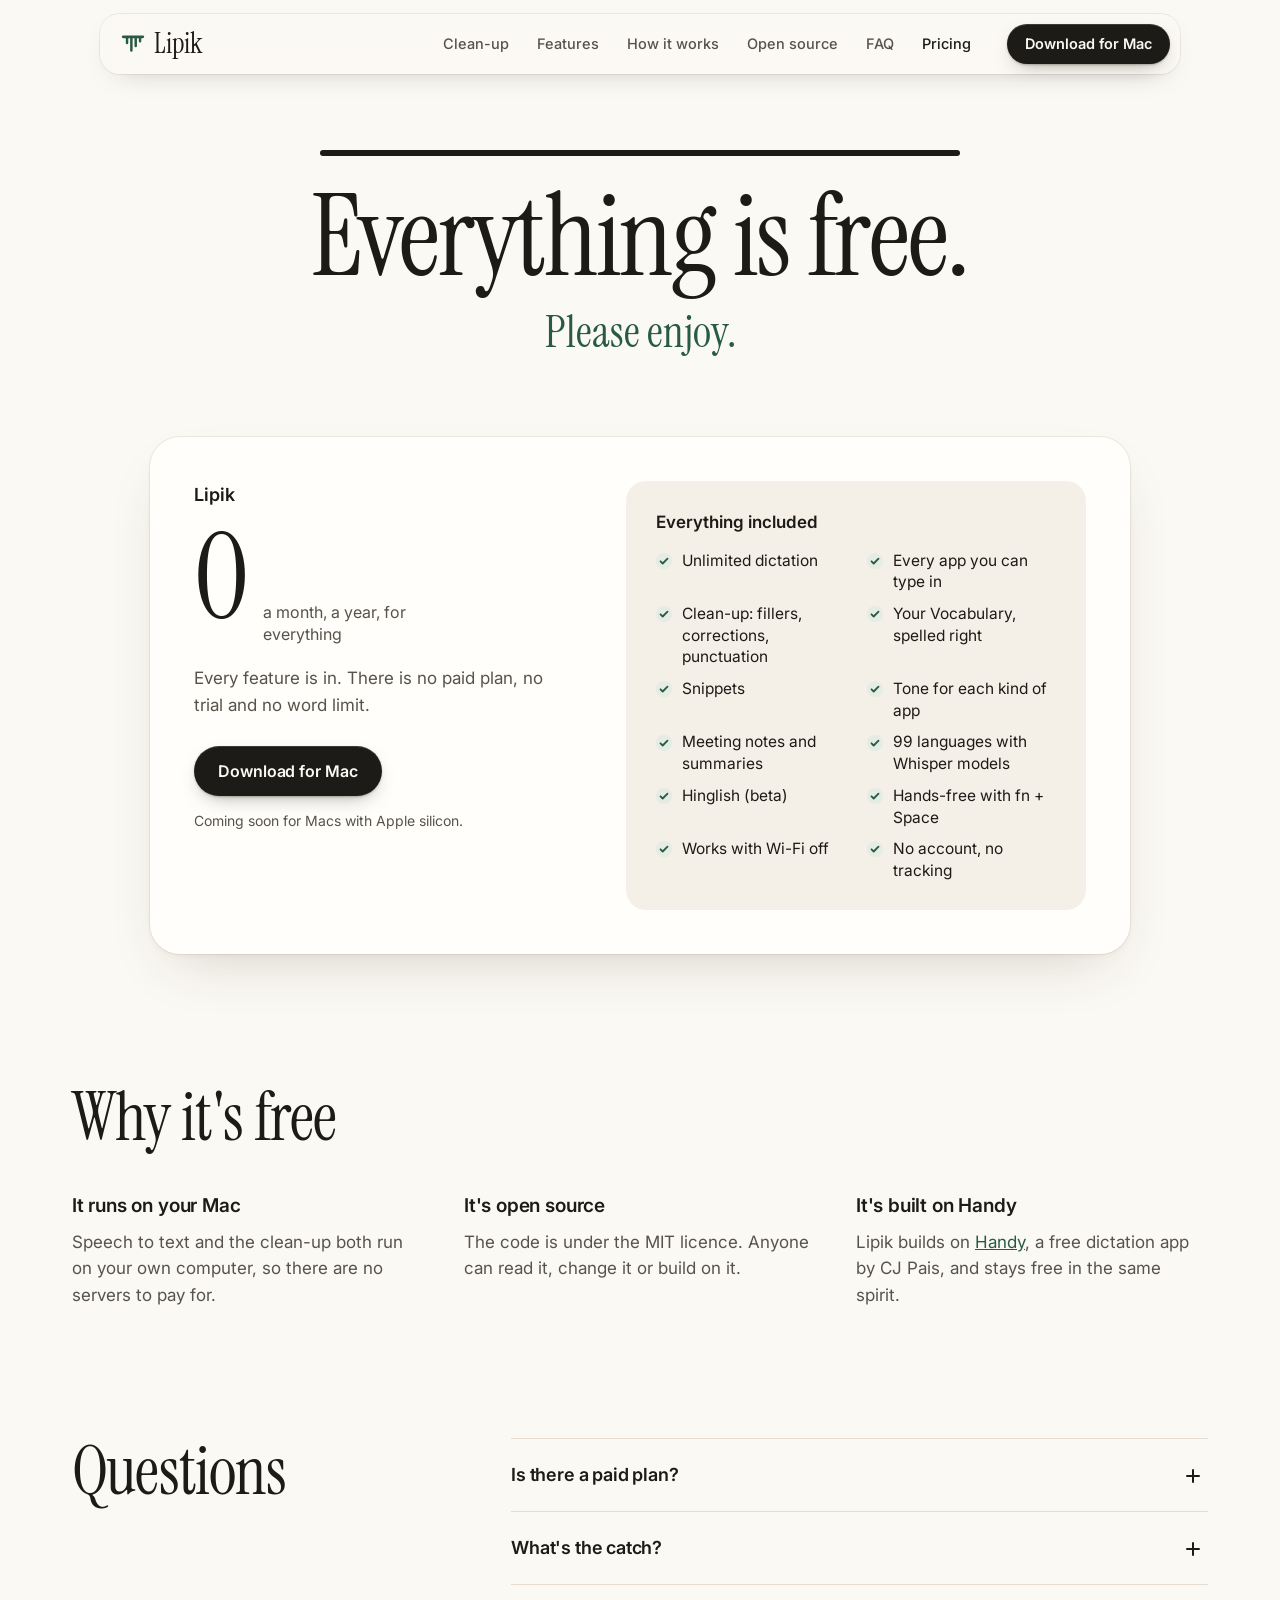
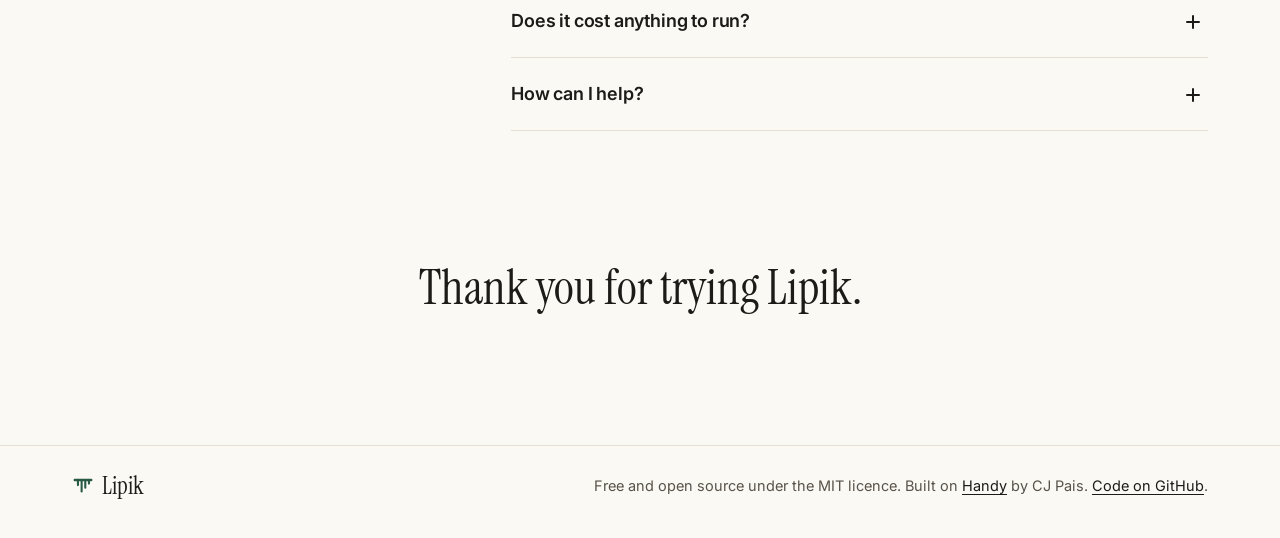
<file: pricing.html>
<!doctype html>
<html lang="en">
<head>
  <meta charset="utf-8">
  <meta name="viewport" content="width=device-width, initial-scale=1">
  <title>Lipik pricing: everything is free</title>
  <meta name="description" content="Lipik is free. Every feature, every app, no account, no word limit. Please enjoy.">
  <meta name="theme-color" content="#fbf9f4">
  <link rel="icon" type="image/png" href="assets/favicon.png">
  <link rel="preconnect" href="https://fonts.googleapis.com">
  <link rel="preconnect" href="https://fonts.gstatic.com" crossorigin>
  <link href="https://fonts.googleapis.com/css2?family=Instrument+Serif&family=Inter:opsz,wght@14..32,400..700&display=swap" rel="stylesheet">
  <link rel="stylesheet" href="styles.css">
  <script>document.documentElement.classList.add("js")</script>
</head>
<body class="page-pricing">
  <a class="skip" href="#main">Skip to content</a>

  <header class="nav" id="nav">
    <a class="brand" href="index.html" aria-label="Lipik home">
      <svg class="mark" viewBox="0 0 24 24" aria-hidden="true"><g stroke="currentColor" stroke-linecap="round" fill="none"><path d="M3 5.4h18" stroke-width="2.6"/><path d="M6.5 6.4v4.6M10.5 6.4v11.6M14.5 6.4v7.4M18.5 6.4v3" stroke-width="2.3"/></g></svg>
      <span>Lipik</span>
    </a>
    <nav aria-label="Sections">
      <a href="index.html#clean">Clean-up</a>
      <a href="index.html#features">Features</a>
      <a href="index.html#how">How it works</a>
      <a href="index.html#open">Open source</a>
      <a href="index.html#faq">FAQ</a>
      <a href="pricing.html" aria-current="page">Pricing</a>
    </nav>
    <a class="btn btn-ink btn-sm" href="index.html#download">Download<span class="hide-sm">&nbsp;for Mac</span></a>
  </header>

  <main id="main">
    <section class="price-hero">
      <div class="wrap">
        <div class="price-rule" aria-hidden="true"><span></span></div>
        <h1>Everything is free.</h1>
        <p class="price-sub">Please enjoy.</p>
      </div>
    </section>

    <section class="wrap price-card-wrap" aria-label="The Lipik plan">
      <div class="price-card">
        <div class="price-left">
          <p class="plan-name">Lipik</p>
          <p class="plan-price"><span class="amount">0</span><span class="per">a month, a year, for everything</span></p>
          <p class="plan-note">Every feature is in. There is no paid plan, no trial and no word limit.</p>
          <a class="btn btn-ink" href="index.html#download">Download for Mac</a>
          <p class="fineprint">Coming soon for Macs with Apple silicon.</p>
        </div>
        <div class="price-right">
          <p class="included-h">Everything included</p>
          <ul class="included">
            <li>Unlimited dictation</li>
            <li>Every app you can type in</li>
            <li>Clean-up: fillers, corrections, punctuation</li>
            <li>Your Vocabulary, spelled right</li>
            <li>Snippets</li>
            <li>Tone for each kind of app</li>
            <li>Meeting notes and summaries</li>
            <li>99 languages with Whisper models</li>
            <li>Hinglish (beta)</li>
            <li>Hands-free with fn + Space</li>
            <li>Works with Wi-Fi off</li>
            <li>No account, no tracking</li>
          </ul>
        </div>
      </div>
    </section>

    <section class="section why-free" aria-labelledby="why-h">
      <div class="wrap">
        <h2 id="why-h">Why it's free</h2>
        <div class="why-grid">
          <div>
            <h3>It runs on your Mac</h3>
            <p>Speech to text and the clean-up both run on your own computer, so there are no servers to pay for.</p>
          </div>
          <div>
            <h3>It's open source</h3>
            <p>The code is under the MIT licence. Anyone can read it, change it or build on it.</p>
          </div>
          <div>
            <h3>It's built on Handy</h3>
            <p>Lipik builds on <a href="https://github.com/cjpais/Handy">Handy</a>, a free dictation app by CJ Pais, and stays free in the same spirit.</p>
          </div>
        </div>
      </div>
    </section>

    <section class="section faq" aria-labelledby="pfaq-h">
      <div class="wrap faq-inner">
        <h2 id="pfaq-h">Questions</h2>
        <div class="faq-list">
          <details>
            <summary>Is there a paid plan?</summary>
            <div class="faq-a"><p>No. Everything Lipik does is free.</p></div>
          </details>
          <details>
            <summary>What's the catch?</summary>
            <div class="faq-a"><p>There isn't one. No ads, no account and no tracking, and your voice stays on your Mac.</p></div>
          </details>
          <details>
            <summary>Does it cost anything to run?</summary>
            <div class="faq-a"><p>Only disk space: the clean-up model is about 5 GB. Everything else is included.</p></div>
          </details>
          <details>
            <summary>How can I help?</summary>
            <div class="faq-a"><p>Use it, tell a friend, and report bugs or send improvements on <a href="https://github.com/Gourav2609/lipik">GitHub</a>.</p></div>
          </details>
        </div>
      </div>
    </section>

    <section class="price-end wrap">
      <p>Thank you for trying Lipik.</p>
    </section>
  </main>

  <footer class="footer">
    <div class="wrap footer-inner">
      <a class="brand brand-sm" href="index.html" aria-label="Lipik home">
        <svg class="mark" viewBox="0 0 24 24" aria-hidden="true"><g stroke="currentColor" stroke-linecap="round" fill="none"><path d="M3 5.4h18" stroke-width="2.6"/><path d="M6.5 6.4v4.6M10.5 6.4v11.6M14.5 6.4v7.4M18.5 6.4v3" stroke-width="2.3"/></g></svg>
        <span>Lipik</span>
      </a>
      <p>Free and open source under the MIT licence. Built on <a href="https://github.com/cjpais/Handy">Handy</a> by CJ Pais. <a href="https://github.com/Gourav2609/lipik">Code on GitHub</a>.</p>
    </div>
  </footer>

  <script>
    const nav = document.getElementById("nav");
    const onScroll = () => nav.classList.toggle("is-scrolled", window.scrollY > 8);
    window.addEventListener("scroll", onScroll, { passive: true });
    onScroll();
  </script>
</body>
</html>
</file>
<file: styles.css>
:root {
  --paper: #fbf9f4;
  --sand: #ebe6dc;
  --sand-2: #f4f0e8;
  --card: #fffdf9;
  --ink: #1d1b17;
  --muted: #58534a;
  --line: #e4ddd0;
  --line-2: #d6cdbd;
  --green: #285a44;
  --sage: #9cc8ae;
  --pill: #12110f;
  --live: #d9574b;
  --fix: #b3402f;
  --serif: "Instrument Serif", "Iowan Old Style", Georgia, serif;
  --sans: "Inter", -apple-system, system-ui, sans-serif;
  --ease: cubic-bezier(0.22, 1, 0.36, 1);
  --spring: cubic-bezier(0.34, 1.4, 0.5, 1);
  --shadow-card: 0 1px 0 rgba(255, 255, 255, 0.8) inset, 0 1px 2px rgba(48, 36, 16, 0.04),
    0 14px 34px -22px rgba(48, 36, 16, 0.22);
}

*,
*::before,
*::after {
  box-sizing: border-box;
}

html {
  scroll-behavior: smooth;
  scroll-padding-top: 96px;
}

body {
  margin: 0;
  overflow-x: hidden;
  background: var(--paper);
  color: var(--ink);
  font-family: var(--sans);
  font-size: 17px;
  line-height: 1.55;
  -webkit-font-smoothing: antialiased;
  text-rendering: optimizeLegibility;
}

p {
  margin: 0;
}

a {
  color: inherit;
}

button {
  font: inherit;
  color: inherit;
}

:focus-visible {
  outline: 2px solid var(--green);
  outline-offset: 3px;
  border-radius: 8px;
}

.skip {
  position: absolute;
  left: 16px;
  top: -60px;
  z-index: 100;
  padding: 10px 14px;
  border-radius: 10px;
  background: var(--ink);
  color: var(--paper);
  text-decoration: none;
}
.skip:focus {
  top: 16px;
}

.wrap {
  width: 100%;
  max-width: 1200px;
  margin: 0 auto;
  padding-left: 32px;
  padding-right: 32px;
}
.wrap-wide {
  max-width: 1200px;
}

h1,
h2,
h3 {
  font-weight: 400;
  margin: 0;
  text-wrap: balance;
}

h2 {
  font-family: var(--serif);
  font-size: clamp(40px, 5.2vw, 68px);
  line-height: 1.02;
  letter-spacing: -0.012em;
}

kbd {
  font-family: var(--sans);
}

.lede kbd,
.faq kbd {
  display: inline-block;
  min-width: 1.9em;
  padding: 0 0.42em 0.06em;
  border: 1px solid var(--line-2);
  border-radius: 7px;
  box-shadow: 0 2px 0 var(--line-2);
  background: #fffefb;
  font-size: 0.8em;
  font-weight: 550;
  line-height: 1.5;
  text-align: center;
  vertical-align: 0.1em;
  color: var(--ink);
}

/* Buttons */
.btn {
  display: inline-flex;
  align-items: center;
  justify-content: center;
  height: 50px;
  padding: 0 24px;
  border-radius: 999px;
  border: 0;
  font: 600 16px/1 var(--sans);
  letter-spacing: -0.005em;
  text-decoration: none;
  white-space: nowrap;
  cursor: pointer;
  transition: transform 160ms var(--ease), background-color 160ms var(--ease), box-shadow 160ms var(--ease);
}
.btn:active {
  transform: scale(0.97);
}
.btn-sm {
  height: 40px;
  padding: 0 18px;
  font-size: 14.5px;
}
.btn-ink {
  background: var(--ink);
  color: var(--paper);
  box-shadow: inset 0 1px 0 rgba(255, 255, 255, 0.14), 0 1px 2px rgba(36, 28, 14, 0.25),
    0 8px 20px -10px rgba(36, 28, 14, 0.5);
}
.btn-ink:hover {
  background: #34302a;
}
.btn-line {
  color: var(--ink);
  background: transparent;
  box-shadow: inset 0 0 0 1px var(--line-2);
}
.btn-line:hover {
  background: var(--card);
  box-shadow: inset 0 0 0 1px var(--muted);
}
.btn.is-off {
  background: var(--sand);
  color: var(--muted);
  box-shadow: none;
  cursor: default;
}
.btn.is-off:active {
  transform: none;
}

/* Nav */
.nav {
  position: fixed;
  top: 14px;
  left: 50%;
  z-index: 50;
  display: flex;
  align-items: center;
  gap: 24px;
  width: calc(100% - 32px);
  max-width: 1080px;
  height: 60px;
  padding: 0 10px 0 20px;
  border-radius: 20px;
  background: rgba(251, 249, 244, 0.74);
  -webkit-backdrop-filter: blur(16px) saturate(1.5);
  backdrop-filter: blur(16px) saturate(1.5);
  box-shadow: 0 0 0 1px rgba(29, 27, 23, 0.07), 0 10px 30px -18px rgba(36, 28, 14, 0.35);
  transform: translateX(-50%);
  transition: box-shadow 240ms var(--ease), background-color 240ms var(--ease);
}
.nav.is-scrolled {
  background: rgba(251, 249, 244, 0.86);
  box-shadow: 0 0 0 1px rgba(29, 27, 23, 0.09), 0 14px 34px -16px rgba(36, 28, 14, 0.4);
}
.brand {
  display: inline-flex;
  align-items: center;
  gap: 8px;
  text-decoration: none;
  font-family: var(--serif);
  font-size: 28px;
  line-height: 1;
  border-radius: 8px;
}
.mark {
  width: 26px;
  height: 26px;
  color: var(--green);
}
.nav nav {
  display: flex;
  gap: 4px;
  margin-left: auto;
  font-size: 14.5px;
  font-weight: 500;
}
.nav nav a {
  padding: 8px 12px;
  border-radius: 999px;
  color: var(--muted);
  text-decoration: none;
  transition: background-color 160ms var(--ease), color 160ms var(--ease);
}
.nav nav a:hover {
  color: var(--ink);
  background: rgba(29, 27, 23, 0.05);
}

/* Hero */
.hero {
  padding-top: 132px;
  padding-bottom: 40px;
}
.hero-rule {
  position: relative;
  height: 6px;
}
.hero-rule .line {
  display: block;
  height: 6px;
  border-radius: 3px;
  background: var(--ink);
  transform-origin: left;
}
.hero-rule .drops {
  position: absolute;
  top: 3px;
  right: 28px;
  display: flex;
  gap: 18px;
}
.hero-rule .drops i {
  width: 6px;
  border-radius: 3px;
  background: var(--ink);
  transform-origin: top;
}
.hero-rule .drops i:nth-child(1) {
  height: 26px;
}
.hero-rule .drops i:nth-child(2) {
  height: 62px;
}
.hero-rule .drops i:nth-child(3) {
  height: 40px;
}
.hero-rule .drops i:nth-child(4) {
  height: 16px;
}
.hero-head {
  display: grid;
  grid-template-columns: minmax(0, 1.25fr) minmax(0, 1fr);
  gap: 64px;
  align-items: end;
  padding-top: 26px;
}
.hero h1 {
  font-family: var(--serif);
  font-size: clamp(54px, 7.6vw, 108px);
  line-height: 0.94;
  letter-spacing: -0.022em;
  max-width: 7.6em;
}
.hero-side {
  padding-bottom: 10px;
  padding-top: 70px;
}
.lede {
  max-width: 30em;
  font-size: 19px;
  line-height: 1.5;
  color: var(--muted);
}
.cta-row {
  display: flex;
  flex-wrap: wrap;
  gap: 10px;
  margin-top: 28px;
}
.fineprint {
  margin-top: 16px;
  font-size: 14px;
  color: var(--muted);
}

/* Hero load sequence */
.js .hero-rule .line {
  animation: draw 900ms var(--ease) both;
}
.js .hero-rule .drops i {
  animation: drop 700ms var(--spring) both;
}
.js .hero-rule .drops i:nth-child(1) {
  animation-delay: 620ms;
}
.js .hero-rule .drops i:nth-child(2) {
  animation-delay: 700ms;
}
.js .hero-rule .drops i:nth-child(3) {
  animation-delay: 780ms;
}
.js .hero-rule .drops i:nth-child(4) {
  animation-delay: 860ms;
}
.js .hero h1,
.js .hero-side,
.js .stage {
  animation: rise 900ms var(--ease) both;
}
.js .hero h1 {
  animation-delay: 150ms;
}
.js .hero-side {
  animation-delay: 300ms;
}
.js .stage {
  animation-delay: 520ms;
  animation-duration: 1200ms;
}
@keyframes draw {
  from {
    transform: scaleX(0);
  }
}
@keyframes drop {
  from {
    transform: scaleY(0);
  }
}
@keyframes rise {
  from {
    opacity: 0;
    transform: translateY(18px);
  }
}

/* Stage: a MacBook display. The screen's corners are the bezel's corners
   minus the bezel width, so the two curves stay parallel. */
.stage {
  margin: 64px 0 0;
}
.icons {
  position: absolute;
  width: 0;
  height: 0;
  overflow: hidden;
}
.ic {
  flex: none;
  width: 1em;
  height: 1em;
  fill: none;
  stroke: currentColor;
  stroke-width: 1.8;
  stroke-linecap: round;
  stroke-linejoin: round;
}
.screen-frame {
  --bz: 12px;
  --bz-b: 15px;
  --r: 26px;
  --r-b: 18px;
  position: relative;
  padding: var(--bz) var(--bz) var(--bz-b);
  border-radius: var(--r) var(--r) var(--r-b) var(--r-b);
  background: #0b0b0c;
  box-shadow: inset 0 0 0 1px rgba(255, 255, 255, 0.07), 0 0 0 1.5px #6d6e72, 0 0 0 2.5px rgba(29, 27, 23, 0.35),
    0 50px 90px -40px rgba(29, 27, 23, 0.55), 0 24px 40px -30px rgba(40, 90, 68, 0.4);
}
.screen-clip {
  position: relative;
  overflow: hidden;
  border-radius: calc(var(--r) - var(--bz)) calc(var(--r) - var(--bz)) calc(var(--r-b) - var(--bz))
    calc(var(--r-b) - var(--bz)) / calc(var(--r) - var(--bz)) calc(var(--r) - var(--bz))
    calc(var(--r-b) - var(--bz-b)) calc(var(--r-b) - var(--bz-b));
  background: #1f4836;
  isolation: isolate;
}
.screen {
  --s: 1;
  position: relative;
  width: 1120px;
  height: 700px;
  overflow: hidden;
  transform: scale(var(--s));
  transform-origin: top left;
  font-size: 15px;
  line-height: 1.45;
  color: var(--ink);
  user-select: none;
}
.notch {
  position: absolute;
  left: 50%;
  top: 0;
  z-index: 6;
  width: 154px;
  height: 31px;
  border-radius: 0 0 12px 12px;
  background: #0b0b0c;
  transform: translateX(-50%);
}
.notch::after {
  content: "";
  position: absolute;
  left: 50%;
  top: 11px;
  width: 9px;
  height: 9px;
  margin-left: -4.5px;
  border-radius: 50%;
  background: radial-gradient(circle at 38% 36%, #3a4664 0, #141826 45%, #07080c 75%);
  box-shadow: 0 0 0 1.5px #18191c;
}
.device-base {
  position: relative;
  height: 15px;
  margin: 0 -26px;
  border-radius: 1px 1px 16px 16px / 1px 1px 13px 13px;
  background: linear-gradient(#f2f2f3, #cfd0d3 35%, #a5a6aa 75%, #86878b);
  box-shadow: inset 0 -1px 0 rgba(0, 0, 0, 0.18), 0 18px 26px -16px rgba(29, 27, 23, 0.5);
}
.device-base::before {
  content: "";
  position: absolute;
  left: 9%;
  right: 9%;
  top: 0;
  height: 3px;
  border-radius: 0 0 3px 3px;
  background: linear-gradient(#232325, #4a4b4e);
}
.device-base i {
  position: absolute;
  left: 50%;
  top: 0;
  width: 13%;
  height: 7px;
  border-radius: 0 0 12px 12px / 0 0 7px 7px;
  background: linear-gradient(#a3a4a8, #d9dadd);
  transform: translateX(-50%);
}
.stage.is-compact .device-base {
  display: none;
}
.wallpaper {
  position: absolute;
  inset: 0;
  width: 100%;
  height: 100%;
}

.menubar {
  position: absolute;
  inset: 0 0 auto;
  z-index: 3;
  display: flex;
  justify-content: space-between;
  align-items: center;
  height: 30px;
  padding: 0 16px;
  background: rgba(250, 248, 242, 0.8);
  -webkit-backdrop-filter: blur(20px);
  backdrop-filter: blur(20px);
  font-size: 13px;
  color: var(--ink);
}
.mb-left,
.mb-right {
  display: flex;
  align-items: center;
  gap: 16px;
}
.mb-glyph {
  width: 13px;
  height: 13px;
  color: var(--ink);
}
.mb-menus {
  display: flex;
  gap: 16px;
}
.mb-lipik {
  width: 17px;
  height: 17px;
  color: var(--ink);
  transition: color 200ms var(--ease);
}
.mb-lipik.is-live {
  color: var(--live);
}
.mb-wifi {
  width: 16px;
  height: 13px;
}
.mb-batt {
  position: relative;
  width: 24px;
  height: 11px;
  border: 1.2px solid currentColor;
  border-radius: 3px;
  opacity: 0.85;
}
.mb-batt i {
  position: absolute;
  inset: 1.5px 6px 1.5px 1.5px;
  border-radius: 1.5px;
  background: currentColor;
}

/* Windows */
.win {
  position: absolute;
  left: 50px;
  top: 40px;
  z-index: 2;
  width: 1020px;
  height: 526px;
  border-radius: 12px;
  box-shadow: 0 0 0 0.5px rgba(0, 0, 0, 0.45), 0 1px 1px rgba(0, 0, 0, 0.08),
    0 30px 60px -20px rgba(0, 0, 0, 0.5);
  overflow: hidden;
  opacity: 0;
  transform: translateY(10px) scale(0.985);
  transition: opacity 420ms var(--ease), transform 520ms var(--ease);
  pointer-events: none;
}
.win.is-on {
  opacity: 1;
  transform: none;
}
.win :where(p) {
  margin: 0;
}
.lights {
  display: inline-flex;
  gap: 7px;
}
.lights i {
  width: 12px;
  height: 12px;
  border-radius: 50%;
  background: #ff5f57;
  box-shadow: inset 0 0 0 0.5px rgba(0, 0, 0, 0.18);
}
.lights i:nth-child(2) {
  background: #febc2e;
}
.lights i:nth-child(3) {
  background: #28c840;
}

.field {
  position: relative;
}
.field .ph {
  position: absolute;
  left: 0;
  top: 0;
  padding: inherit;
  white-space: nowrap;
  pointer-events: none;
}
.field.has-text .ph {
  display: none;
}
.slot {
  border-radius: 3px;
  transition: background-color 1400ms var(--ease);
}
.slot.is-new {
  background-color: rgba(156, 200, 174, 0.55);
  transition: none;
}
.caret {
  display: inline-block;
  width: 1.5px;
  height: 1.15em;
  margin-left: 1px;
  vertical-align: -0.2em;
  background: var(--ink);
  animation: blink 1.05s steps(1) infinite;
}
.field .slot:empty + .caret {
  margin-left: 0;
}
@keyframes blink {
  50% {
    opacity: 0;
  }
}

/* initials avatars, shared by the three apps */
.av {
  position: relative;
  display: inline-flex;
  flex: none;
  align-items: center;
  justify-content: center;
  width: 36px;
  height: 36px;
  border-radius: 8px;
  color: #fff;
  font-weight: 700;
  font-size: 14px;
  line-height: 1;
}
.av-a {
  background: #2f7d8c;
}
.av-m {
  background: #c25e3a;
}
.av-k {
  background: #6a55a8;
}
.av-r {
  background: #b5832a;
}

/* Slack */
.win-slack {
  font-family: Lato, "Helvetica Neue", Arial, sans-serif;
  background: #3b0b3c;
  color: #1d1c1d;
}
.sl-top {
  position: relative;
  display: flex;
  align-items: center;
  gap: 18px;
  height: 40px;
  padding: 0 14px;
  color: rgba(255, 255, 255, 0.85);
}
.sl-hist {
  display: flex;
  gap: 14px;
  margin-left: 50px;
  font-size: 17px;
}
.sl-hist .ic:nth-child(2) {
  opacity: 0.45;
}
.sl-search {
  position: absolute;
  left: 50%;
  display: flex;
  align-items: center;
  gap: 8px;
  width: 48%;
  height: 26px;
  padding: 0 10px;
  border-radius: 7px;
  background: rgba(255, 255, 255, 0.2);
  box-shadow: inset 0 0 0 1px rgba(255, 255, 255, 0.12);
  font-size: 13px;
  transform: translateX(-50%);
}
.sl-search .ic {
  font-size: 14px;
}
.sl-helpic {
  margin-left: auto;
  font-size: 18px;
}
.sl-body {
  display: flex;
  height: calc(100% - 40px);
}
.sl-rail {
  display: flex;
  flex: none;
  flex-direction: column;
  align-items: center;
  gap: 12px;
  width: 70px;
  padding: 6px 0 14px;
  color: #fff;
  font-size: 11px;
  font-weight: 700;
}
.sl-ws {
  display: grid;
  place-items: center;
  width: 36px;
  height: 36px;
  margin-bottom: 4px;
  border-radius: 9px;
  background: #f3ede2;
  color: #3b0b3c;
  font-size: 19px;
  font-weight: 900;
}
.sl-ri {
  display: flex;
  flex-direction: column;
  align-items: center;
  gap: 3px;
}
.sl-ri > span {
  display: grid;
  place-items: center;
  width: 36px;
  height: 36px;
  border-radius: 9px;
  font-size: 20px;
}
.sl-ri.is-on > span {
  background: rgba(255, 255, 255, 0.22);
}
.sl-me {
  margin-top: auto;
  width: 34px;
  height: 34px;
}
.av i {
  position: absolute;
  right: -3px;
  bottom: -3px;
  width: 11px;
  height: 11px;
  border-radius: 50%;
  border: 2.5px solid #3b0b3c;
  background: #2bac76;
}
.av i.away {
  background: #4a154b;
  box-shadow: inset 0 0 0 1.5px rgba(255, 255, 255, 0.7);
}
.sl-panel {
  display: flex;
  flex: 1;
  min-width: 0;
  margin: 0 6px 6px 0;
  border-radius: 8px;
  overflow: hidden;
  box-shadow: 0 0 0 1px rgba(0, 0, 0, 0.2);
}
.sl-side {
  flex: none;
  width: 248px;
  padding: 10px 8px;
  background: #4a154b;
  color: rgba(255, 255, 255, 0.72);
  font-size: 15px;
}
.sl-wsname {
  display: flex;
  align-items: center;
  gap: 4px;
  height: 34px;
  padding: 0 8px 0 10px;
  margin-bottom: 8px;
  color: #fff;
  font-size: 18px;
  font-weight: 900;
}
.sl-wsname .ic {
  font-size: 14px;
}
.sl-newmsg {
  display: grid;
  place-items: center;
  width: 30px;
  height: 30px;
  margin-left: auto;
  border-radius: 8px;
  background: rgba(255, 255, 255, 0.14);
}
.sl-newmsg .ic {
  font-size: 17px;
}
.sl-item,
.sl-sec {
  display: flex;
  align-items: center;
  gap: 9px;
  height: 28px;
  padding: 0 10px;
  border-radius: 6px;
  white-space: nowrap;
}
.sl-item .ic {
  font-size: 16px;
}
.sl-sec {
  gap: 6px;
  margin-top: 10px;
}
.sl-sec .ic {
  font-size: 14px;
}
.sl-hash {
  width: 16px;
  text-align: center;
  font-size: 16px;
  opacity: 0.85;
}
.sl-item.is-unread {
  color: #fff;
  font-weight: 900;
}
.sl-item.is-on {
  background: #f9edff;
  color: #39063a;
  font-weight: 700;
}
.sl-item .av {
  width: 20px;
  height: 20px;
  border-radius: 5px;
  font-size: 10px;
}
.sl-item .av i {
  width: 9px;
  height: 9px;
  right: -3px;
  bottom: -3px;
  border-width: 2px;
  border-color: #4a154b;
}
.sl-badge {
  margin-left: auto;
  padding: 0 7px;
  border-radius: 9px;
  background: #cd2553;
  color: #fff;
  font-size: 12px;
  line-height: 18px;
}
.sl-main {
  display: flex;
  flex: 1;
  flex-direction: column;
  min-width: 0;
  background: #fff;
}
.sl-head {
  display: flex;
  align-items: center;
  gap: 10px;
  height: 50px;
  padding: 0 16px 0 20px;
}
.sl-title {
  display: flex;
  align-items: center;
  gap: 5px;
  font-size: 18px;
  font-weight: 900;
}
.sl-title .ic {
  font-size: 14px;
}
.sl-members {
  display: flex;
  align-items: center;
  margin-left: auto;
  padding: 3px 8px 3px 4px;
  border: 1px solid #dddddd;
  border-radius: 7px;
  font-size: 13px;
  font-weight: 700;
  color: #616061;
}
.sl-members .av {
  width: 22px;
  height: 22px;
  margin-right: -5px;
  border-radius: 6px;
  border: 2px solid #fff;
  font-size: 10px;
}
.sl-members .av:last-of-type {
  margin-right: 6px;
}
.sl-huddle {
  display: grid;
  place-items: center;
  width: 32px;
  height: 30px;
  border: 1px solid #dddddd;
  border-radius: 7px;
  color: #616061;
  font-size: 17px;
}
.sl-tabs {
  display: flex;
  gap: 20px;
  height: 36px;
  padding: 0 20px;
  border-bottom: 1px solid #e8e8e8;
  font-size: 13px;
  color: #616061;
}
.sl-tabs span {
  display: flex;
  align-items: center;
  gap: 6px;
  border-bottom: 2px solid transparent;
}
.sl-tabs .ic {
  font-size: 15px;
}
.sl-tabs .is-on {
  border-color: #4a154b;
  color: #1d1c1d;
  font-weight: 700;
}
.sl-msgs {
  display: flex;
  flex: 1;
  flex-direction: column;
  justify-content: flex-end;
  min-height: 0;
  padding: 4px 0 8px;
  overflow: hidden;
  font-size: 15px;
  line-height: 1.46;
}
.sl-day {
  position: relative;
  display: flex;
  justify-content: center;
  margin: 2px 0 2px;
}
.sl-day::before {
  content: "";
  position: absolute;
  left: 0;
  right: 0;
  top: 50%;
  border-top: 1px solid #e8e8e8;
}
.sl-day span {
  position: relative;
  display: flex;
  align-items: center;
  gap: 4px;
  padding: 2px 12px 2px 16px;
  border: 1px solid #e0e0e0;
  border-radius: 14px;
  background: #fff;
  font-size: 13px;
  font-weight: 700;
}
.sl-day .ic {
  font-size: 12px;
}
.sl-msg {
  display: flex;
  gap: 10px;
  padding: 6px 20px;
}
.sl-msg > .av {
  font-size: 13px;
}
.sl-meta {
  display: flex;
  align-items: baseline;
  gap: 8px;
}
.sl-meta b {
  font-weight: 900;
}
.sl-meta time {
  font-size: 12px;
  color: #616061;
}
.sl-reacts {
  display: flex;
  gap: 4px;
  margin-top: 4px;
}
.sl-react {
  display: inline-flex;
  align-items: center;
  gap: 4px;
  height: 24px;
  padding: 0 8px 0 6px;
  border-radius: 12px;
  background: #f2f2f2;
  font-size: 14px;
}
.sl-react b {
  font-size: 12px;
  color: #1d1c1d;
}
.sl-react.is-mine {
  background: #e8f5fa;
  box-shadow: inset 0 0 0 1px #1d9bd1;
}
.sl-react.is-mine b {
  color: #1264a3;
}
.sl-thread {
  display: flex;
  align-items: center;
  gap: 4px;
  margin-top: 4px;
  font-size: 13px;
}
.sl-thread .av {
  width: 22px;
  height: 22px;
  border-radius: 5px;
  font-size: 10px;
}
.sl-thread b {
  margin-left: 4px;
  color: #1264a3;
}
.sl-thread span:last-child {
  color: #616061;
}
.sl-mention {
  padding: 0 2px;
  border-radius: 3px;
  background: #fff1cc;
  color: #1264a3;
  box-shadow: inset 0 -1px 0 #fbe39b;
}
.sl-composer {
  margin: 0 20px 18px;
  border: 1px solid #a3a3a3;
  border-radius: 9px;
  box-shadow: 0 0 0 1px #a3a3a3, 0 1px 3px rgba(0, 0, 0, 0.06);
  color: #616061;
}
.sl-fmt,
.sl-tools {
  display: flex;
  align-items: center;
  gap: 15px;
  height: 36px;
  padding: 0 10px;
  font-size: 17px;
}
.sl-fmt {
  border-radius: 8px 8px 0 0;
  background: #f8f8f8;
  opacity: 0.75;
}
.sl-g {
  width: 17px;
  text-align: center;
  font-size: 16px;
  font-style: normal;
  font-weight: 700;
  font-family: Georgia, serif;
}
i.sl-g {
  font-style: italic;
  font-weight: 400;
}
s.sl-g {
  font-weight: 400;
  font-family: inherit;
}
.sl-sep {
  width: 1px;
  height: 20px;
  background: #dddddd;
}
.sl-field {
  min-height: 42px;
  padding: 10px 12px;
  color: #1d1c1d;
  font-size: 15px;
  line-height: 1.46;
}
.sl-field .ph {
  color: #868686;
}
.sl-tools {
  gap: 13px;
  padding: 0 6px 4px;
}
.sl-plus {
  display: grid;
  place-items: center;
  width: 26px;
  height: 26px;
  border-radius: 50%;
  background: #ececec;
  font-size: 15px;
}
.sl-aa {
  font-size: 14px;
  font-weight: 700;
  text-decoration: underline;
  text-underline-offset: 2px;
}
.sl-send {
  display: flex;
  align-items: center;
  height: 28px;
  margin-left: auto;
  padding: 0 4px 0 8px;
  border-radius: 6px;
  color: #a3a3a3;
  font-size: 16px;
  transition: background-color 200ms var(--ease), color 200ms var(--ease);
}
.sl-send i {
  width: 1px;
  height: 18px;
  margin: 0 6px;
  background: currentColor;
  opacity: 0.4;
}
.sl-send .ic:last-child {
  font-size: 13px;
}
.sl-composer:has(.has-text) .sl-send {
  background: #007a5a;
  color: #fff;
}

/* Safari window chrome */
.win-safari {
  background: #fff;
}
.sf-bar {
  position: relative;
  display: flex;
  align-items: center;
  gap: 18px;
  height: 50px;
  padding: 0 16px;
  border-bottom: 1px solid #d9d9d9;
  background: #f6f6f6;
  color: #6c6c70;
  font-family: -apple-system, BlinkMacSystemFont, "Helvetica Neue", sans-serif;
}
.sf-btns {
  display: flex;
  gap: 18px;
  font-size: 19px;
}
.sf-lead {
  margin-left: 8px;
}
.sf-btns .ic {
  stroke-width: 1.7;
}
.ic.is-dim {
  opacity: 0.35;
}
.sf-addr {
  position: absolute;
  left: 50%;
  display: flex;
  align-items: center;
  justify-content: center;
  gap: 6px;
  width: 44%;
  height: 32px;
  border-radius: 9px;
  background: #e8e8ea;
  color: #1d1d1f;
  font-size: 13.5px;
  transform: translateX(-50%);
}
.sf-addr .ic {
  font-size: 11px;
  color: #86868b;
}
.sf-addr .sf-reload {
  position: absolute;
  right: 10px;
  font-size: 14px;
}
.sf-trail {
  margin-left: auto;
}

/* Gmail */
.gm {
  position: relative;
  height: calc(100% - 50px);
  background: #f6f8fc;
  color: #1f1f1f;
  font-family: Roboto, Arial, sans-serif;
  font-size: 14px;
}
.gm-top {
  display: flex;
  align-items: center;
  height: 64px;
  padding: 0 12px 0 8px;
}
.gm-icon {
  display: grid;
  place-items: center;
  width: 40px;
  height: 40px;
  color: #444746;
  font-size: 22px;
}
.gm-logo {
  display: flex;
  align-items: center;
  gap: 8px;
  width: 190px;
  padding-left: 6px;
  color: #444746;
  font-size: 22px;
  letter-spacing: -0.2px;
}
.gm-env {
  position: relative;
  width: 28px;
  height: 21px;
  border: 3px solid #c5221f;
  border-radius: 3px;
}
.gm-env::after {
  content: "";
  position: absolute;
  left: 3px;
  top: -6px;
  width: 16px;
  height: 16px;
  border: solid #c5221f;
  border-width: 0 3px 3px 0;
  transform: rotate(45deg);
}
.gm-search {
  display: flex;
  align-items: center;
  gap: 14px;
  flex: 1;
  max-width: 560px;
  height: 46px;
  padding: 0 16px;
  border-radius: 23px;
  background: #e9eef6;
  color: #444746;
  font-size: 16px;
}
.gm-search .ic {
  font-size: 21px;
}
.gm-search .ic:last-child {
  margin-left: auto;
}
.gm-topr {
  display: flex;
  align-items: center;
  margin-left: auto;
}
.gm-me {
  width: 32px;
  height: 32px;
  margin-left: 8px;
  border-radius: 50%;
}
.gm-body {
  display: flex;
  height: calc(100% - 64px);
}
.gm-nav {
  flex: none;
  width: 232px;
  padding-right: 12px;
}
.gm-compose {
  display: inline-flex;
  align-items: center;
  gap: 12px;
  height: 56px;
  margin: 0 0 14px 8px;
  padding: 0 24px 0 16px;
  border-radius: 16px;
  background: #c2e7ff;
  color: #001d35;
  font-weight: 500;
  font-size: 14px;
}
.gm-compose .ic {
  font-size: 22px;
}
.gm-ni {
  display: flex;
  align-items: center;
  gap: 18px;
  height: 32px;
  padding: 0 12px 0 26px;
  border-radius: 0 16px 16px 0;
  color: #1f1f1f;
}
.gm-ni .ic {
  font-size: 19px;
  color: #444746;
}
.gm-ni b {
  margin-left: auto;
  font-size: 12px;
  font-weight: 700;
}
.gm-ni.is-on {
  background: #d3e3fd;
  color: #001d35;
  font-weight: 700;
}
.gm-ni.is-on .ic {
  color: #001d35;
}
.gm-labels {
  display: flex;
  align-items: center;
  justify-content: space-between;
  margin: 14px 0 4px;
  padding: 0 14px 0 26px;
  font-size: 16px;
  font-weight: 500;
}
.gm-labels .ic {
  font-size: 18px;
  color: #444746;
}
.gm-list {
  flex: 1;
  min-width: 0;
  margin: 0 56px 16px 0;
  border-radius: 16px;
  background: #fff;
  overflow: hidden;
}
.gm-tools {
  display: flex;
  align-items: center;
  gap: 22px;
  height: 48px;
  padding: 0 16px 0 20px;
  color: #444746;
  font-size: 19px;
}
.gm-tools .gm-sm {
  margin-left: -16px;
  font-size: 13px;
}
.gm-count {
  margin-left: auto;
  font-size: 12px;
}
.gm-cb {
  flex: none;
  width: 15px;
  height: 15px;
  border: 2px solid #757575;
  border-radius: 2px;
}
.gm-tabs {
  display: flex;
  height: 50px;
  border-bottom: 1px solid #f0f0f0;
  color: #444746;
}
.gm-tabs span {
  display: flex;
  align-items: center;
  gap: 16px;
  width: 224px;
  padding: 0 16px;
  border-bottom: 3px solid transparent;
  font-weight: 500;
}
.gm-tabs .ic {
  font-size: 19px;
}
.gm-tabs .is-on {
  border-color: #0b57d0;
  color: #0b57d0;
}
.gm-row {
  display: flex;
  align-items: center;
  gap: 12px;
  height: 40px;
  padding: 0 16px 0 20px;
  border-bottom: 1px solid #eef0f2;
  background: #f2f6fc;
  color: #5f6368;
  white-space: nowrap;
}
.gm-row .ic {
  font-size: 19px;
  color: #a0a3a6;
}
.gm-from {
  flex: none;
  width: 140px;
  color: #1f1f1f;
}
.gm-subj {
  flex: 1;
  min-width: 0;
  overflow: hidden;
  text-overflow: ellipsis;
}
.gm-subj b,
.gm-row:not(.is-unread) .gm-subj {
  color: #1f1f1f;
}
.gm-row time {
  font-size: 12px;
  color: #1f1f1f;
}
.gm-row.is-unread {
  background: #fff;
}
.gm-row.is-unread .gm-from,
.gm-row.is-unread time {
  font-weight: 700;
}
.gm-cw {
  position: absolute;
  right: 24px;
  bottom: 0;
  z-index: 2;
  display: flex;
  flex-direction: column;
  width: 456px;
  height: 330px;
  border-radius: 8px 8px 0 0;
  background: #fff;
  box-shadow: 0 8px 10px 1px rgba(0, 0, 0, 0.14), 0 3px 14px 2px rgba(0, 0, 0, 0.12),
    0 5px 5px -3px rgba(0, 0, 0, 0.2);
}
.gm-cw-head {
  display: flex;
  align-items: center;
  height: 40px;
  padding: 0 10px 0 16px;
  border-radius: 8px 8px 0 0;
  background: #f2f6fc;
  color: #041e49;
  font-weight: 500;
}
.gm-cw-head span {
  display: flex;
  gap: 12px;
  margin-left: auto;
  font-size: 17px;
  color: #444746;
}
.gm-cw-row {
  display: flex;
  align-items: center;
  gap: 8px;
  height: 38px;
  margin: 0 16px;
  border-bottom: 1px solid #ececec;
}
.gm-cw-l {
  color: #444746;
}
.gm-chip {
  display: inline-flex;
  align-items: center;
  gap: 6px;
  height: 26px;
  padding: 0 10px 0 3px;
  border: 1px solid #c4c7c5;
  border-radius: 13px;
  font-size: 13.5px;
}
.gm-chip .av {
  width: 20px;
  height: 20px;
  border-radius: 50%;
  font-size: 11px;
}
.gm-cc {
  margin-left: auto;
  color: #444746;
}
.gm-field {
  flex: 1;
  padding: 12px 16px;
  font-family: Arial, sans-serif;
  font-size: 15px;
  line-height: 1.45;
}
.gm-trim {
  display: grid;
  place-items: center;
  width: 26px;
  height: 14px;
  margin: 0 0 6px 16px;
  border-radius: 7px;
  background: #e8eaed;
  color: #5f6368;
  font-size: 16px;
}
.gm-cw-foot {
  display: flex;
  align-items: center;
  gap: 15px;
  height: 58px;
  padding: 0 16px;
  color: #444746;
  font-size: 18px;
}
.gm-send {
  display: flex;
  align-items: center;
  height: 36px;
  margin-right: 4px;
  padding: 0 10px 0 22px;
  border-radius: 18px;
  background: #0b57d0;
  color: #fff;
  font-size: 14px;
  font-weight: 500;
}
.gm-send i {
  width: 1px;
  height: 36px;
  margin: 0 8px 0 18px;
  background: rgba(255, 255, 255, 0.4);
}
.gm-send .ic {
  font-size: 15px;
}
.gm-trash {
  margin-left: auto;
}

/* Claude */
.cl {
  display: flex;
  height: calc(100% - 50px);
  background: #faf9f5;
  color: #141413;
  font-family: -apple-system, BlinkMacSystemFont, "Helvetica Neue", sans-serif;
  font-size: 14px;
}
.cl-side {
  display: flex;
  flex: none;
  flex-direction: column;
  gap: 2px;
  width: 248px;
  padding: 12px 10px;
  border-right: 1px solid #e9e6dc;
  background: #f5f4ee;
}
.cl-brand {
  display: flex;
  align-items: center;
  height: 34px;
  margin-bottom: 8px;
  padding: 0 6px 0 8px;
  font-family: Georgia, "Times New Roman", serif;
  font-size: 21px;
  letter-spacing: -0.3px;
}
.cl-brand .ic {
  margin-left: auto;
  font-size: 18px;
  color: #73726c;
}
.cl-new,
.cl-ni,
.cl-chat {
  display: flex;
  align-items: center;
  gap: 10px;
  height: 34px;
  padding: 0 8px;
  border-radius: 8px;
  white-space: nowrap;
}
.cl-new {
  color: #c6613f;
  font-weight: 600;
}
.cl-new span {
  display: grid;
  place-items: center;
  width: 24px;
  height: 24px;
  border-radius: 50%;
  background: #c6613f;
  color: #fff;
  font-size: 15px;
}
.cl-new .ic {
  stroke-width: 2.4;
}
.cl-ni {
  color: #3d3d3a;
}
.cl-ni .ic {
  font-size: 18px;
  margin: 0 3px;
  color: #5e5d59;
}
.cl-sec {
  margin: 14px 8px 4px;
  color: #73726c;
  font-size: 12px;
  font-weight: 500;
}
.cl-chat {
  height: 31px;
  color: #3d3d3a;
  overflow: hidden;
  text-overflow: ellipsis;
  display: block;
  line-height: 31px;
}
.cl-chat:first-of-type {
  background: #ebe9e1;
}
.cl-me {
  display: flex;
  align-items: center;
  gap: 10px;
  margin-top: auto;
  padding: 10px 8px 0;
  border-top: 1px solid #e9e6dc;
}
.cl-me .av {
  width: 32px;
  height: 32px;
  border-radius: 50%;
  background: #3d3d3a;
  font-size: 13px;
}
.cl-me p {
  display: flex;
  flex-direction: column;
  line-height: 1.25;
}
.cl-me b {
  font-weight: 600;
}
.cl-me small {
  color: #73726c;
  font-size: 12px;
}
.cl-me .ic {
  margin-left: auto;
  color: #73726c;
}
.cl-main {
  display: flex;
  flex: 1;
  flex-direction: column;
  align-items: center;
  min-width: 0;
  padding: 92px 48px 0;
}
.cl-greet {
  display: flex;
  align-items: center;
  gap: 14px;
  color: #3d3929;
  font-family: Georgia, "Times New Roman", serif;
  font-size: 38px;
  letter-spacing: -0.6px;
}
.cl-greet .ic {
  font-size: 34px;
  color: #d97757;
  stroke-width: 2.6;
}
.cl-box {
  width: 100%;
  max-width: 640px;
  margin-top: 30px;
  padding: 14px 12px 12px 16px;
  border: 1px solid #dedcd1;
  border-radius: 20px;
  background: #fff;
  box-shadow: 0 4px 20px rgba(0, 0, 0, 0.035), 0 1px 2px rgba(0, 0, 0, 0.04);
}
.cl-field {
  min-height: 52px;
  padding-right: 6px;
  font-size: 16px;
  line-height: 1.5;
}
.cl-field .ph {
  color: #8d8b84;
}
.cl-ctrl {
  display: flex;
  align-items: center;
  gap: 6px;
  margin-top: 6px;
}
.cl-btn {
  display: grid;
  place-items: center;
  width: 32px;
  height: 32px;
  border: 1px solid #e2e0d7;
  border-radius: 8px;
  color: #5e5d59;
  font-size: 16px;
}
.cl-model {
  display: flex;
  align-items: center;
  gap: 4px;
  margin-left: auto;
  margin-right: 6px;
  color: #3d3d3a;
  font-size: 14px;
}
.cl-model .ic {
  font-size: 13px;
}
.cl-send {
  display: grid;
  place-items: center;
  width: 32px;
  height: 32px;
  border-radius: 8px;
  background: #c6613f;
  color: #fff;
  font-size: 17px;
  opacity: 0.45;
  transition: opacity 200ms var(--ease);
}
.cl-send .ic {
  stroke-width: 2.2;
}
.cl-box:has(.has-text) .cl-send {
  opacity: 1;
}
.cl-chips {
  display: flex;
  flex-wrap: wrap;
  justify-content: center;
  gap: 8px;
  margin-top: 18px;
}
.cl-chips span {
  display: flex;
  align-items: center;
  gap: 7px;
  height: 32px;
  padding: 0 12px;
  border: 1px solid #e2e0d7;
  border-radius: 8px;
  background: #faf9f5;
  color: #3d3d3a;
}
.cl-chips .ic {
  font-size: 15px;
  color: #5e5d59;
}

/* what you said, floating above the pill */
.said {
  position: absolute;
  left: 50%;
  bottom: 76px;
  z-index: 4;
  display: flex;
  align-items: baseline;
  gap: 12px;
  max-width: 760px;
  padding: 12px 18px;
  border-radius: 16px;
  background: rgba(18, 17, 15, 0.82);
  -webkit-backdrop-filter: blur(14px);
  backdrop-filter: blur(14px);
  color: #f3efe7;
  font-size: 17px;
  line-height: 1.4;
  white-space: nowrap;
  opacity: 0;
  transform: translate(-50%, 8px);
  transition: opacity 300ms var(--ease), transform 400ms var(--ease);
}
.said.is-on {
  opacity: 1;
  transform: translate(-50%, 0);
}
.said-label {
  flex: none;
  font-size: 12px;
  font-weight: 600;
  color: var(--sage);
}
.said-words .w {
  opacity: 0;
  transition: opacity 180ms var(--ease), color 300ms var(--ease);
}
.said-words .w.on {
  opacity: 1;
}

/* struck words: shared by the hero caption and the clean-up card */
.w.drop,
.w.fix {
  background-image: linear-gradient(currentColor, currentColor);
  background-repeat: no-repeat;
  background-position: 0 56%;
  background-size: 0 2px;
  transition: opacity 180ms var(--ease), color 300ms var(--ease), background-size 380ms var(--ease);
}
.is-struck .w.drop {
  color: #8f887b;
  background-size: 100% 2px;
}
.is-struck .w.fix {
  color: var(--fix);
  background-size: 100% 2px;
}
.said.is-struck .w.drop {
  color: rgba(243, 239, 231, 0.45);
}
.said.is-struck .w.fix {
  color: #f08b7e;
}
.w.turn {
  border-radius: 3px;
  transition: box-shadow 380ms var(--ease);
}
.is-struck .w.turn {
  box-shadow: inset 0 -0.42em 0 rgba(156, 200, 174, 0.6);
}
.said.is-struck .w.turn {
  box-shadow: inset 0 -0.3em 0 rgba(156, 200, 174, 0.45);
}

/* The Lipik pill */
.pill {
  position: absolute;
  left: 50%;
  bottom: 22px;
  z-index: 4;
  display: flex;
  align-items: center;
  justify-content: center;
  gap: 10px;
  width: 50px;
  height: 12px;
  border-radius: 999px;
  background: rgba(18, 17, 15, 0.6);
  box-shadow: 0 0 0 1px rgba(255, 255, 255, 0.14), 0 8px 20px -8px rgba(0, 0, 0, 0.6);
  transform: translateX(-50%);
  transition: width 420ms var(--spring), height 420ms var(--spring), background-color 300ms var(--ease);
  overflow: hidden;
}
.pill > * {
  opacity: 0;
  transition: opacity 200ms var(--ease);
}
.pill[data-state="listen"],
.pill[data-state="think"] {
  height: 38px;
  background: var(--pill);
}
.pill[data-state="listen"] {
  width: 148px;
}
.pill[data-state="think"] {
  width: 84px;
}
.pill[data-state="listen"] .pill-dot,
.pill[data-state="listen"] .wave,
.pill[data-state="think"] .pill-think {
  opacity: 1;
  transition-delay: 120ms;
}
.pill .pill-think {
  position: absolute;
  left: 50%;
  top: 50%;
  transform: translate(-50%, -50%);
}
.pill-dot {
  flex: none;
  width: 8px;
  height: 8px;
  border-radius: 50%;
  background: var(--live);
  box-shadow: 0 0 0 3px rgba(217, 87, 75, 0.25);
}
.wave {
  display: flex;
  align-items: center;
  gap: 3px;
  height: 22px;
}
.wave i {
  width: 3px;
  height: 4px;
  border-radius: 2px;
  background: #f3efe7;
  transition: height 90ms linear;
}
.pill-think {
  display: flex;
  gap: 5px;
}
.pill .pill-dot,
.pill .wave {
  flex: none;
}
.pill-think i {
  width: 6px;
  height: 6px;
  border-radius: 50%;
  background: #f3efe7;
  animation: think 900ms ease-in-out infinite;
}
.pill-think i:nth-child(2) {
  animation-delay: 150ms;
}
.pill-think i:nth-child(3) {
  animation-delay: 300ms;
}
@keyframes think {
  0%,
  100% {
    opacity: 0.3;
    transform: translateY(0);
  }
  50% {
    opacity: 1;
    transform: translateY(-3px);
  }
}

/* compact scene for narrow screens */
.screen.is-compact {
  width: 420px;
  height: 560px;
}
.is-compact .notch {
  width: 96px;
  height: 28px;
  border-radius: 0 0 10px 10px;
}
.is-compact .notch::after {
  top: 10px;
}
.is-compact .menubar {
  height: 28px;
  padding: 0 14px;
}
.is-compact .mb-menus,
.is-compact .mb-wifi,
.is-compact .mb-batt,
.is-compact .sl-rail,
.is-compact .sl-side,
.is-compact .sl-hist,
.is-compact .sl-helpic,
.is-compact .sl-tabs,
.is-compact .sl-huddle,
.is-compact .sl-day,
.is-compact .sl-long,
.is-compact .sf-btns,
.is-compact .gm-search,
.is-compact .gm-topr .gm-icon,
.is-compact .gm-body,
.is-compact .gm-cc,
.is-compact .cl-side,
.is-compact .cl-chips span:nth-child(n + 4) {
  display: none;
}
.is-compact .win {
  left: 12px;
  top: 40px;
  width: 396px;
  height: 356px;
}
.is-compact .sl-search {
  width: 62%;
  left: auto;
  right: 12px;
  transform: none;
}
.is-compact .sl-panel {
  margin: 0 6px 6px;
}
.is-compact .sl-head {
  height: 46px;
  padding: 0 12px 0 14px;
  border-bottom: 1px solid #e8e8e8;
}
.is-compact .sl-msg {
  padding: 6px 14px;
}
.is-compact .sl-composer {
  margin: 0 10px 10px;
}
.is-compact .sl-fmt,
.is-compact .sl-tools {
  gap: 11px;
}
.is-compact .sf-addr {
  width: 52%;
}
.is-compact .sf-reload {
  display: none;
}
.is-compact .gm-top {
  height: 56px;
}
.is-compact .gm-logo {
  width: auto;
}
.is-compact .gm-cw {
  left: 8px;
  right: 8px;
  top: 56px;
  width: auto;
  height: auto;
}
.is-compact .gm-cw-foot {
  gap: 12px;
}
.is-compact .gm-cw-foot .ic:nth-of-type(n + 5):not(.gm-trash) {
  display: none;
}
.is-compact .cl-main {
  padding: 46px 16px 0;
}
.is-compact .cl-greet {
  gap: 10px;
  font-size: 27px;
}
.is-compact .cl-greet .ic {
  font-size: 26px;
}
.is-compact .cl-box {
  margin-top: 22px;
}
.is-compact .cl-model {
  margin-right: 2px;
}
.is-compact .said {
  bottom: 70px;
  max-width: 396px;
  width: 396px;
  white-space: normal;
  flex-direction: column;
  gap: 2px;
  font-size: 16px;
}
.is-compact .pill {
  bottom: 18px;
}

/* ?scene=N shows one scene's finished state with no motion (used for screenshots) */
.is-shot .hero-rule *,
.is-shot .hero h1,
.is-shot .hero-side,
.is-shot .stage {
  animation: none !important;
}
.is-shot .stage *,
.is-shot .stage *::after {
  transition: none !important;
  animation: none !important;
}

.stage-cap {
  display: flex;
  align-items: center;
  justify-content: center;
  gap: 12px;
  margin: 26px auto 0;
  max-width: 40em;
  text-align: center;
  font-size: 15px;
  color: var(--muted);
}

/* Keycaps */
.key {
  display: inline-flex;
  align-items: center;
  justify-content: center;
  min-width: 52px;
  height: 52px;
  padding: 0 14px;
  border: 1px solid var(--line-2);
  border-radius: 11px;
  background: #fffefb;
  box-shadow: 0 3px 0 var(--line-2), 0 4px 10px -4px rgba(48, 36, 16, 0.25);
  font-size: 14px;
  font-weight: 550;
  color: var(--ink);
  transition: transform 140ms var(--ease), box-shadow 140ms var(--ease), background-color 200ms var(--ease);
}
.key.is-down {
  transform: translateY(3px);
  background: #eef5ef;
  border-color: var(--sage);
  box-shadow: 0 0 0 var(--line-2), 0 0 0 4px rgba(156, 200, 174, 0.35);
}
.key-sm {
  flex: none;
  min-width: 34px;
  height: 30px;
  padding: 0 8px;
  border-radius: 8px;
  font-size: 12.5px;
  box-shadow: 0 2px 0 var(--line-2);
}
.key-sm.is-down {
  transform: translateY(2px);
}

/* Apps strip */
.apps {
  padding: 96px 0 24px;
}
.apps-h {
  font-family: var(--sans);
  font-size: 15px;
  font-weight: 500;
  line-height: 1.4;
  letter-spacing: 0;
  text-align: center;
  color: var(--muted);
}
.marquee {
  display: flex;
  margin-top: 26px;
  overflow: hidden;
  -webkit-mask-image: linear-gradient(90deg, transparent, #000 12%, #000 88%, transparent);
  mask-image: linear-gradient(90deg, transparent, #000 12%, #000 88%, transparent);
}
.marquee-track {
  display: flex;
  flex: none;
  gap: 56px;
  margin: 0;
  padding: 0 28px;
  list-style: none;
  animation: marquee 48s linear infinite;
}
.marquee:hover .marquee-track {
  animation-play-state: paused;
}
.marquee-track li {
  font-size: 26px;
  font-weight: 600;
  letter-spacing: -0.02em;
  color: #6b655a;
  white-space: nowrap;
}
@keyframes marquee {
  to {
    transform: translateX(-100%);
  }
}

/* Sections */
.section {
  padding: 130px 0 0;
}
.section-head {
  max-width: 760px;
  margin-bottom: 48px;
}
.section-lede {
  max-width: 36em;
  margin-top: 18px;
  font-size: 19px;
  color: var(--muted);
}

/* Messy to clean */
.clean-card {
  padding: 14px;
  border-radius: 30px;
  background: var(--sand-2);
  box-shadow: inset 0 0 0 1px var(--line);
}
.tabs {
  display: flex;
  gap: 6px;
  padding: 4px;
  overflow-x: auto;
  scrollbar-width: none;
}
.tabs::-webkit-scrollbar {
  display: none;
}
.tabs button {
  flex: none;
  height: 40px;
  padding: 0 16px;
  border: 0;
  border-radius: 999px;
  background: transparent;
  font-size: 14.5px;
  font-weight: 550;
  color: var(--muted);
  cursor: pointer;
  transition: background-color 200ms var(--ease), color 200ms var(--ease);
}
.tabs button:hover {
  color: var(--ink);
  background: rgba(29, 27, 23, 0.05);
}
.tabs button[aria-selected="true"] {
  background: var(--ink);
  color: var(--paper);
}
.tabs .beta {
  margin-left: 6px;
  font-size: 12px;
  font-weight: 600;
  opacity: 0.7;
}
.clean-panel {
  display: grid;
  grid-template-columns: minmax(0, 1fr) 40px minmax(0, 1fr);
  gap: 36px;
  align-items: start;
  min-height: 240px;
  margin-top: 10px;
  padding: 44px 48px;
  border-radius: 22px;
  background: var(--card);
  box-shadow: var(--shadow-card), 0 0 0 1px var(--line);
}
.clean-label {
  margin-bottom: 12px;
  font-size: 13px;
  font-weight: 600;
  color: var(--muted);
}
.clean-spoken {
  font-size: 23px;
  line-height: 1.5;
  color: var(--muted);
}
.clean-spoken .w {
  opacity: 0;
  transition: opacity 200ms var(--ease), color 300ms var(--ease), background-size 380ms var(--ease),
    box-shadow 380ms var(--ease);
}
.clean-spoken .w.on {
  opacity: 1;
}
.clean-arrow {
  padding-top: 44px;
  color: var(--line-2);
}
.clean-arrow svg {
  width: 40px;
  display: block;
}
.clean-result {
  text-wrap: balance;
  font-family: var(--serif);
  font-size: clamp(32px, 3.4vw, 46px);
  line-height: 1.12;
  overflow-wrap: anywhere;
  min-height: 1.12em;
}
.clean-result .rw {
  display: inline-block;
  opacity: 0;
  filter: blur(6px);
  transform: translateY(6px);
  transition: opacity 420ms var(--ease), filter 420ms var(--ease), transform 520ms var(--ease);
}
.clean-result .rw.on {
  opacity: 1;
  filter: none;
  transform: none;
}
.legend {
  display: flex;
  flex-wrap: wrap;
  gap: 8px 22px;
  margin: 0;
  padding: 16px 18px 6px;
  list-style: none;
  font-size: 13.5px;
  color: var(--muted);
}
.legend li {
  display: flex;
  align-items: center;
  gap: 8px;
}
.sw {
  width: 22px;
  height: 12px;
  border-radius: 3px;
}
.sw-drop {
  background: linear-gradient(#8f887b, #8f887b) 0 50% / 100% 2px no-repeat;
}
.sw-fix {
  background: linear-gradient(var(--fix), var(--fix)) 0 50% / 100% 2px no-repeat;
}
.sw-turn {
  background: linear-gradient(rgba(156, 200, 174, 0.75), rgba(156, 200, 174, 0.75)) 0 100% / 100% 6px no-repeat;
}

/* Bento */
.bento {
  display: grid;
  grid-template-columns: repeat(12, minmax(0, 1fr));
  gap: 16px;
}
.card {
  display: flex;
  flex-direction: column;
  gap: 28px;
  min-width: 0;
  padding: 30px;
  border-radius: 28px;
  background: var(--card);
  box-shadow: var(--shadow-card), 0 0 0 1px var(--line);
}
.card h3 {
  font-family: var(--serif);
  font-size: 32px;
  line-height: 1.05;
  letter-spacing: -0.005em;
}
.card-copy p {
  max-width: 34em;
  margin-top: 10px;
  font-size: 16px;
  color: var(--muted);
}
.mock {
  margin-top: auto;
  border-radius: 18px;
  background: var(--sand-2);
  box-shadow: inset 0 0 0 1px var(--line);
  padding: 20px;
}
.card-tone {
  grid-column: span 7;
}
.card-lang {
  grid-column: span 5;
}
.card-vocab {
  grid-column: span 5;
}
.card-free {
  grid-column: span 3;
}
.card-snip {
  grid-column: span 4;
}
.card-notes {
  grid-column: span 7;
}
.card-off {
  grid-column: span 5;
}

.card-dark {
  background: var(--pill);
  color: #f3efe7;
  box-shadow: 0 20px 40px -24px rgba(18, 17, 15, 0.6);
}
.card-dark .card-copy p {
  color: rgba(243, 239, 231, 0.74);
}
.card-dark .mock {
  background: #1f1d1a;
  box-shadow: inset 0 0 0 1px rgba(255, 255, 255, 0.08);
}
.card-green {
  background: var(--green);
  color: var(--paper);
  box-shadow: 0 20px 40px -24px rgba(40, 90, 68, 0.6);
}
.card-green .card-copy p {
  color: rgba(251, 249, 244, 0.82);
}
.card-green .mock {
  background: rgba(0, 0, 0, 0.16);
  box-shadow: inset 0 0 0 1px rgba(255, 255, 255, 0.12);
}

/* tone */
.seg {
  display: grid;
  grid-template-columns: repeat(3, minmax(0, 1fr));
  gap: 4px;
  padding: 4px;
  border-radius: 14px;
  background: var(--sand);
}
.seg button {
  display: flex;
  flex-direction: column;
  align-items: center;
  gap: 1px;
  padding: 9px 6px;
  border: 0;
  border-radius: 10px;
  background: transparent;
  cursor: pointer;
  transition: background-color 220ms var(--ease), box-shadow 220ms var(--ease);
}
.seg button span {
  font-size: 15px;
  font-weight: 600;
}
.seg button small {
  font-size: 12px;
  color: var(--muted);
}
.seg button:hover {
  background: rgba(255, 255, 255, 0.5);
}
.seg button[aria-checked="true"] {
  background: #fff;
  box-shadow: 0 1px 2px rgba(48, 36, 16, 0.12), 0 4px 10px -6px rgba(48, 36, 16, 0.3);
}
.tone-out {
  margin-top: 16px;
  padding: 18px 20px;
  border-radius: 14px;
  background: #fff;
  box-shadow: 0 0 0 1px var(--line);
}
.tone-said {
  display: flex;
  flex-wrap: wrap;
  gap: 4px 10px;
  align-items: baseline;
  font-size: 14px;
  color: var(--muted);
}
.tone-said .said-label {
  color: var(--green);
}
.tone-text {
  margin-top: 10px;
  min-height: 2.76em;
  font-size: 21px;
  line-height: 1.38;
  transition: opacity 200ms var(--ease), transform 300ms var(--ease);
}
.tone-text.is-swapping {
  opacity: 0;
  transform: translateY(4px);
}

/* languages */
.lang-mock {
  display: flex;
  flex-direction: column;
  gap: 16px;
}
.lang-list {
  position: relative;
  height: 112px;
  border-radius: 14px;
  background: #fff;
  box-shadow: 0 0 0 1px var(--line);
  overflow: hidden;
}
.lang-list,
.lang-tags {
  margin: 0;
  padding: 0;
  list-style: none;
}
.lang-list li {
  position: absolute;
  inset: 0;
  display: flex;
  align-items: center;
  padding: 0 22px;
  font-size: 23px;
  text-wrap: balance;
  line-height: 1.25;
  font-weight: 500;
  letter-spacing: -0.01em;
  opacity: 0;
  transform: translateY(24px);
  transition: opacity 500ms var(--ease), transform 700ms var(--ease);
}
.lang-list li.is-on {
  opacity: 1;
  transform: none;
}
.lang-list li.is-off {
  opacity: 0;
  transform: translateY(-24px);
}
.lang-tags {
  display: flex;
  flex-wrap: wrap;
  gap: 6px;
}
.lang-tags li {
  padding: 4px 11px;
  border-radius: 999px;
  box-shadow: inset 0 0 0 1px var(--line-2);
  font-size: 13.5px;
  font-weight: 550;
  color: var(--muted);
  transition: background-color 300ms var(--ease), color 300ms var(--ease), box-shadow 300ms var(--ease);
}
.lang-tags li.is-on {
  background: var(--green);
  color: var(--paper);
  box-shadow: none;
}
.lang-tags li.more {
  box-shadow: none;
}

/* vocabulary */
.chips {
  display: inline;
  margin: 0;
  padding: 0;
  list-style: none;
}
.chips li,
.chip-add {
  display: inline-flex;
  align-items: center;
  height: 34px;
  margin: 0 6px 8px 0;
  padding: 0 13px;
  border-radius: 999px;
  background: #fff;
  box-shadow: 0 0 0 1px var(--line), 0 1px 2px rgba(48, 36, 16, 0.06);
  font-size: 14.5px;
  font-weight: 550;
  vertical-align: top;
}
.chips li.is-new {
  animation: pop 520ms var(--spring) both;
}
@keyframes pop {
  from {
    opacity: 0;
    transform: scale(0.6);
  }
}
.chip-add {
  gap: 6px;
  border: 0;
  background: var(--green);
  color: var(--paper);
  box-shadow: none;
  cursor: pointer;
  transition: background-color 160ms var(--ease), transform 160ms var(--ease);
}
.chip-add:hover {
  background: #1f4a37;
}
.chip-add:active {
  transform: scale(0.96);
}
.chip-add:disabled {
  background: var(--sand);
  color: var(--muted);
  cursor: default;
}
.vocab-line {
  margin-top: 10px;
  padding: 14px 16px;
  border-radius: 12px;
  background: #fff;
  box-shadow: 0 0 0 1px var(--line);
  font-size: 16px;
}
.vocab-line mark {
  padding: 0 2px;
  border-radius: 3px;
  background: rgba(156, 200, 174, 0.5);
  color: inherit;
}

/* hands-free */
.free-mock {
  display: flex;
  flex-direction: column;
  align-items: center;
  gap: 22px;
  padding: 26px 16px;
}
.keys {
  display: flex;
  align-items: center;
  gap: 8px;
  padding: 6px;
  border: 0;
  border-radius: 16px;
  background: none;
  cursor: pointer;
}
.card-dark .key {
  border-color: #3a3631;
  background: #2b2824;
  color: #f3efe7;
  box-shadow: 0 3px 0 #0a0908, 0 0 0 0 transparent;
}
.card-dark .key.is-down,
.keys[aria-pressed="true"] .key {
  transform: translateY(3px);
  background: #34463c;
  border-color: #4f7a62;
  box-shadow: 0 0 0 #0a0908, 0 0 0 4px rgba(156, 200, 174, 0.2);
}
.key-space {
  min-width: 108px;
}
.plus {
  color: rgba(243, 239, 231, 0.5);
}
.mini-pill {
  display: flex;
  align-items: center;
  gap: 10px;
  height: 36px;
  padding: 0 14px;
  border-radius: 999px;
  background: #000;
  box-shadow: 0 0 0 1px rgba(255, 255, 255, 0.12);
  opacity: 0.45;
  transition: opacity 300ms var(--ease);
}
.mini-pill .wave {
  height: 20px;
}
.mini-pill.is-on {
  opacity: 1;
}
.mini-pill .pill-dot {
  background: #6b655a;
  box-shadow: none;
  transition: background-color 200ms;
}
.mini-pill.is-on .pill-dot {
  background: var(--live);
  box-shadow: 0 0 0 3px rgba(217, 87, 75, 0.25);
}
.lock {
  font-size: 12.5px;
  font-weight: 600;
  color: var(--sage);
}

/* snippets */
.snip-cues {
  display: flex;
  flex-wrap: wrap;
  gap: 6px;
}
.snip-cues button {
  height: 34px;
  padding: 0 12px;
  border: 0;
  border-radius: 999px;
  background: transparent;
  box-shadow: inset 0 0 0 1px var(--line-2);
  font-size: 14px;
  font-weight: 550;
  color: var(--muted);
  cursor: pointer;
  transition: background-color 180ms var(--ease), color 180ms var(--ease);
}
.snip-cues button:hover {
  color: var(--ink);
  background: #fff;
}
.snip-cues button[aria-checked="true"] {
  background: var(--ink);
  color: var(--paper);
  box-shadow: none;
}
.snip-out {
  margin-top: 14px;
  min-height: 92px;
  padding: 14px 16px;
  border-radius: 12px;
  background: #fff;
  box-shadow: 0 0 0 1px var(--line);
  font-size: 16px;
  line-height: 1.5;
  overflow-wrap: anywhere;
}
.snip-out .ch {
  opacity: 0;
  transition: opacity 120ms linear;
}
.snip-out .ch.on {
  opacity: 1;
}

/* meeting notes */
.card-notes {
  display: grid;
  grid-template-columns: minmax(0, 0.8fr) minmax(0, 1.2fr);
  align-items: start;
  gap: 32px;
}
.notes-mock {
  margin-top: 0;
  padding: 0;
  background: #fff;
  overflow: hidden;
}
.nm-bar {
  display: flex;
  justify-content: space-between;
  align-items: center;
  height: 38px;
  padding: 0 14px;
  border-bottom: 1px solid #efe9de;
  background: #f7f3ec;
}
.nm-bar .lights i {
  width: 10px;
  height: 10px;
}
.nm-rec {
  display: flex;
  align-items: center;
  gap: 8px;
  font-size: 12.5px;
  font-weight: 600;
  font-variant-numeric: tabular-nums;
  color: var(--muted);
}
.nm-rec .pill-dot {
  width: 7px;
  height: 7px;
  animation: pulse 1.6s ease-in-out infinite;
}
@keyframes pulse {
  50% {
    box-shadow: 0 0 0 5px rgba(217, 87, 75, 0.1);
  }
}
.nm-title {
  padding: 16px 20px 0;
  font-size: 20px;
  font-weight: 700;
  letter-spacing: -0.01em;
}
.nm-tabs {
  display: flex;
  gap: 18px;
  margin: 10px 20px 0;
  border-bottom: 1px solid #efe9de;
}
.nm-tabs button {
  padding: 8px 0;
  border: 0;
  border-bottom: 2px solid transparent;
  margin-bottom: -1px;
  background: none;
  font-size: 14px;
  font-weight: 600;
  color: var(--muted);
  cursor: pointer;
}
.nm-tabs button[aria-selected="true"] {
  border-color: var(--green);
  color: var(--ink);
}
.nm-panel {
  min-height: 132px;
  padding: 14px 20px 20px;
  font-size: 15px;
  animation: fade 360ms var(--ease);
}
.nm-panel ul {
  margin: 0;
  padding: 0;
  list-style: none;
}
.nm-panel li {
  position: relative;
  padding: 5px 0 5px 20px;
}
.nm-panel li::before {
  content: "";
  position: absolute;
  left: 2px;
  top: 0.95em;
  width: 7px;
  height: 7px;
  border-radius: 2px;
  background: var(--sage);
}
.nm-panel p {
  padding: 4px 0;
  color: var(--muted);
}
.nm-panel p b {
  display: inline-block;
  min-width: 52px;
  margin-right: 6px;
  font-weight: 600;
  color: var(--ink);
}
@keyframes fade {
  from {
    opacity: 0;
    transform: translateY(4px);
  }
}

/* offline */
.off-row {
  display: flex;
  justify-content: space-between;
  align-items: center;
}
.off-label {
  font-size: 15px;
  font-weight: 600;
}
.switch {
  position: relative;
  width: 52px;
  height: 30px;
  border: 0;
  border-radius: 999px;
  background: var(--sage);
  cursor: pointer;
  transition: background-color 220ms var(--ease);
}
.switch span {
  position: absolute;
  top: 3px;
  left: 3px;
  width: 24px;
  height: 24px;
  border-radius: 50%;
  background: #fff;
  box-shadow: 0 2px 4px rgba(0, 0, 0, 0.25);
  transform: translateX(22px);
  transition: transform 320ms var(--spring);
}
.switch[aria-checked="false"] {
  background: rgba(0, 0, 0, 0.3);
}
.switch[aria-checked="false"] span {
  transform: none;
}
.switch:focus-visible {
  outline-color: var(--paper);
}
.card-green a:focus-visible,
.card-green button:focus-visible {
  outline-color: var(--paper);
}
.off-field {
  margin-top: 16px;
  padding: 14px 16px;
  border-radius: 12px;
  background: var(--paper);
  color: var(--ink);
}
.off-status {
  display: inline-block;
  margin-bottom: 6px;
  font-size: 12.5px;
  font-weight: 600;
  color: var(--green);
}
#off-text {
  font-size: 16px;
  min-height: 3em;
}
#off-text.is-new {
  animation: land 900ms var(--ease);
}
@keyframes land {
  from {
    background-color: rgba(156, 200, 174, 0.7);
  }
}

/* How it works */
.steps {
  display: grid;
  grid-template-columns: repeat(3, minmax(0, 1fr));
  gap: 16px;
  margin: 0;
  padding: 0;
  list-style: none;
}
.step {
  padding: 14px 14px 26px;
  border-radius: 28px;
  background: var(--card);
  box-shadow: var(--shadow-card), 0 0 0 1px var(--line);
}
.step-vis {
  display: grid;
  place-items: center;
  height: 190px;
  margin-bottom: 22px;
  border-radius: 18px;
  background: var(--sand-2);
  box-shadow: inset 0 0 0 1px var(--line);
  overflow: hidden;
}
.step-n {
  display: inline-grid;
  place-items: center;
  width: 30px;
  height: 30px;
  margin: 0 14px;
  border-radius: 50%;
  background: var(--green);
  color: var(--paper);
  font-size: 14px;
  font-weight: 600;
}
.step h3 {
  display: inline;
  font-family: var(--serif);
  font-size: 30px;
  line-height: 1.1;
  vertical-align: -3px;
}
.step h3 + p {
  margin: 12px 14px 0;
  font-size: 16px;
  color: var(--muted);
}
.step-kb {
  place-items: start;
}
.kb {
  display: flex;
  flex-direction: column;
  gap: 8px;
  margin: 30px 0 0 34px;
  padding: 12px 0 30px 12px;
  border-radius: 18px 0 0 0;
  background: #e2dbce;
  box-shadow: inset 0 1px 0 rgba(255, 255, 255, 0.6);
}
.kb-row {
  display: flex;
  gap: 8px;
}
.kb .key {
  flex: none;
  height: 58px;
  min-width: 62px;
  align-items: flex-end;
  justify-content: flex-start;
  padding: 0 0 8px 10px;
  font-size: 12.5px;
  color: var(--muted);
}
.kb .key-fn {
  justify-content: center;
  align-items: center;
  padding: 0;
  font-size: 15px;
  color: var(--ink);
}
.kb .key-cmd {
  min-width: 92px;
}
.kb .key-shift {
  min-width: 96px;
}
.kb-row:first-child .key:not(.key-shift) {
  align-items: center;
  justify-content: center;
  padding: 0;
  font-size: 15px;
}
.pill.pill-static {
  position: static;
  transform: none;
  width: 168px;
  height: 44px;
}
.pill.pill-static .wave i {
  background: #f3efe7;
}
.landed {
  max-width: 82%;
  padding: 14px 16px;
  border-radius: 12px;
  background: #fff;
  box-shadow: 0 0 0 1px var(--line), 0 10px 24px -16px rgba(48, 36, 16, 0.35);
  font-size: 16px;
}
.landed span:first-child {
  border-radius: 3px;
  background: rgba(156, 200, 174, 0.45);
}

/* Open source band */
.open {
  margin-top: 140px;
  padding: 110px 0;
  background: var(--green);
  color: var(--paper);
}
.open-inner {
  display: grid;
  grid-template-columns: minmax(0, 1.1fr) minmax(0, 1fr);
  gap: 72px;
  align-items: start;
}
.open-copy p {
  max-width: 34em;
  margin-top: 20px;
  font-size: 18px;
  color: rgba(251, 249, 244, 0.86);
}
.open h2 {
  max-width: 11em;
}
.open a {
  color: var(--paper);
  text-decoration-color: rgba(251, 249, 244, 0.5);
  text-underline-offset: 3px;
}
.open a:hover {
  text-decoration-color: var(--paper);
}
.open a:focus-visible {
  outline-color: var(--paper);
}
.facts {
  margin: 8px 0 0;
}
.facts div {
  display: grid;
  grid-template-columns: 9.5em minmax(0, 1fr);
  gap: 16px;
  padding: 15px 0;
  border-top: 1px solid rgba(251, 249, 244, 0.18);
  font-size: 16px;
}
.facts div:last-child {
  border-bottom: 1px solid rgba(251, 249, 244, 0.18);
}
.facts dt {
  color: rgba(251, 249, 244, 0.72);
}
.facts dd {
  margin: 0;
}

/* FAQ */
.faq-inner {
  display: grid;
  grid-template-columns: minmax(0, 0.7fr) minmax(0, 1.3fr);
  gap: 64px;
  align-items: start;
}
.faq-list details {
  border-bottom: 1px solid var(--line);
}
.faq-list details:first-child {
  border-top: 1px solid var(--line);
}
.faq-list summary {
  position: relative;
  display: block;
  padding: 22px 48px 22px 0;
  font-size: 18px;
  font-weight: 600;
  letter-spacing: -0.01em;
  cursor: pointer;
  list-style: none;
}
.faq-list summary::-webkit-details-marker {
  display: none;
}
.faq-list summary::before,
.faq-list summary::after {
  content: "";
  position: absolute;
  right: 8px;
  top: 50%;
  width: 14px;
  height: 2px;
  border-radius: 1px;
  background: var(--ink);
  transition: transform 300ms var(--ease);
}
.faq-list summary::after {
  transform: rotate(90deg);
}
.faq-list details[open] summary::after {
  transform: rotate(0deg);
}
.faq-list summary:hover {
  color: var(--green);
}
.faq-a p {
  max-width: 40em;
  padding: 0 40px 24px 0;
  font-size: 16.5px;
  color: var(--muted);
}
.faq-a a {
  color: var(--green);
  text-underline-offset: 3px;
}
@supports (interpolate-size: allow-keywords) {
  .faq-list {
    interpolate-size: allow-keywords;
  }
  .faq-list details::details-content {
    block-size: 0;
    overflow: hidden;
    transition: block-size 380ms var(--ease), content-visibility 380ms allow-discrete;
  }
  .faq-list details[open]::details-content {
    block-size: auto;
  }
}

/* Download */
.download {
  padding: 150px 0 120px;
  text-align: center;
}
.download-inner {
  display: flex;
  flex-direction: column;
  align-items: center;
}
.dl-rule {
  position: relative;
  width: min(520px, 100%);
  height: 70px;
}
.dl-rule::before {
  content: "";
  position: absolute;
  inset: 0 0 auto;
  height: 6px;
  border-radius: 3px;
  background: var(--ink);
}
.dl-rule span {
  position: absolute;
  left: 50%;
  top: 3px;
  width: 2px;
  height: 67px;
  margin-left: -1px;
  background: var(--ink);
}
.dl-icon {
  width: 128px;
  height: 128px;
  margin-top: -12px;
}
.download h2 {
  max-width: 12em;
  margin-top: 28px;
}
.download h2 + p {
  max-width: 32em;
  margin: 18px 0 30px;
  font-size: 18px;
  color: var(--muted);
}

/* Footer */
.footer {
  padding: 28px 0 40px;
  border-top: 1px solid var(--line);
}
.footer-inner {
  display: flex;
  align-items: center;
  justify-content: space-between;
  gap: 16px 32px;
  flex-wrap: wrap;
  font-size: 14.5px;
  color: var(--muted);
}
.brand-sm {
  font-size: 24px;
  color: var(--ink);
}
.brand-sm .mark {
  width: 22px;
  height: 22px;
}
.footer a:not(.brand) {
  color: var(--ink);
  text-underline-offset: 3px;
}

/* Responsive */
@media (max-width: 1080px) {
  .nav nav a:nth-child(1) {
    display: none;
  }
  .hero-head {
    grid-template-columns: minmax(0, 1fr);
    gap: 28px;
  }
  .hero-side {
    padding-top: 0;
  }
  .card-tone,
  .card-notes,
  .card-off {
    grid-column: span 12;
  }
  .card-lang,
  .card-vocab,
  .card-free,
  .card-snip {
    grid-column: span 6;
  }
}

@media (max-width: 860px) {
  .nav nav {
    display: none;
  }
  .nav .btn {
    margin-left: auto;
  }
  .clean-panel {
    grid-template-columns: minmax(0, 1fr);
    gap: 20px;
    padding: 28px 24px;
  }
  .clean-arrow svg {
    transform: rotate(90deg);
    width: 28px;
  }
  .steps {
    grid-template-columns: minmax(0, 1fr);
  }
  .open-inner,
  .faq-inner {
    grid-template-columns: minmax(0, 1fr);
    gap: 40px;
  }
  .card-notes {
    grid-template-columns: minmax(0, 1fr);
  }
}

@media (max-width: 640px) {
  body {
    font-size: 16px;
  }
  .wrap {
    padding-left: 16px;
    padding-right: 16px;
  }
  .nav {
    top: 10px;
    width: calc(100% - 20px);
    height: 54px;
    padding: 0 8px 0 14px;
    border-radius: 18px;
  }
  .hide-sm {
    display: none;
  }
  .hero {
    padding-top: 104px;
  }
  .hero-rule .drops {
    right: 12px;
    gap: 12px;
  }
  .hero-rule .drops i {
    width: 5px;
  }
  .hero-rule .drops i:nth-child(2) {
    height: 44px;
  }
  .hero-rule .drops i:nth-child(3) {
    height: 30px;
  }
  .hero-head {
    padding-top: 58px;
  }
  .hero h1 {
    font-size: clamp(48px, 13.4vw, 64px);
    max-width: 6.4em;
  }
  .lede {
    font-size: 17.5px;
  }
  .cta-row .btn {
    flex: 1 1 auto;
  }
  .stage {
    margin-top: 40px;
  }
  .screen-frame {
    --bz: 7px;
    --bz-b: 9px;
    --r: 19px;
    --r-b: 13px;
  }
  .device-base {
    margin: 0 -8px;
  }
  .stage-cap {
    align-items: flex-start;
    text-align: left;
    font-size: 14px;
  }
  .apps {
    padding-top: 72px;
  }
  .marquee-track {
    gap: 36px;
    padding: 0 18px;
  }
  .marquee-track li {
    font-size: 21px;
  }
  .section {
    padding-top: 96px;
  }
  .section-head {
    margin-bottom: 32px;
  }
  .section-lede {
    font-size: 17px;
  }
  .clean-card {
    margin: 0 -6px;
    padding: 8px;
    border-radius: 24px;
  }
  .clean-panel {
    padding: 24px 20px;
    min-height: 0;
  }
  .clean-spoken {
    font-size: 19px;
  }
  .bento {
    gap: 12px;
  }
  .card-lang,
  .card-vocab,
  .card-free,
  .card-snip {
    grid-column: span 12;
  }
  .card {
    padding: 22px;
    border-radius: 24px;
    gap: 22px;
  }
  .card h3 {
    font-size: 29px;
  }
  .card {
    padding: 20px;
  }
  .mock {
    padding: 10px;
  }
  .notes-mock {
    padding: 0;
  }
  .tone-out {
    padding: 14px;
  }
  .lang-list li {
    font-size: 21px;
    padding: 0 16px;
  }
  .tabs {
    -webkit-mask-image: linear-gradient(90deg, #000 80%, transparent);
    mask-image: linear-gradient(90deg, #000 80%, transparent);
  }
  .tone-text {
    font-size: 18px;
  }
  .seg button small {
    font-size: 11.5px;
  }
  .step-vis {
    height: 160px;
  }
  .open {
    margin-top: 100px;
    padding: 80px 0;
  }
  .facts div {
    grid-template-columns: minmax(0, 1fr);
    gap: 2px;
  }
  .faq-list summary {
    font-size: 17px;
  }
  .faq-a p {
    padding-right: 0;
  }
  .download {
    padding: 110px 0 90px;
  }
  .footer-inner {
    flex-direction: column;
    align-items: flex-start;
  }
}

@media (prefers-reduced-motion: reduce) {
  html {
    scroll-behavior: auto;
  }
  *,
  *::before,
  *::after {
    animation-duration: 1ms !important;
    animation-delay: 0ms !important;
    animation-iteration-count: 1 !important;
    transition-duration: 1ms !important;
    transition-delay: 0ms !important;
  }
  .caret {
    animation: none;
  }
  .marquee {
    -webkit-mask-image: none;
    mask-image: none;
  }
  .marquee-track {
    flex-wrap: wrap;
    flex: 1;
    justify-content: center;
    gap: 14px 40px;
    animation: none;
  }
  .marquee-track[aria-hidden="true"] {
    display: none;
  }
}

.visually-hidden {
  position: absolute;
  width: 1px;
  height: 1px;
  overflow: hidden;
  clip: rect(0 0 0 0);
  white-space: nowrap;
}

/* Pricing page */
.nav nav a[aria-current="page"] {
  color: var(--ink);
}
.price-hero {
  padding: 150px 0 0;
  text-align: center;
}
.price-rule {
  position: relative;
  width: min(640px, 100%);
  height: 6px;
  margin: 0 auto 26px;
  border-radius: 3px;
  background: var(--ink);
}
.price-hero h1 {
  font-family: var(--serif);
  font-weight: 400;
  font-size: clamp(60px, 9vw, 128px);
  line-height: 0.95;
  letter-spacing: -0.02em;
}
.price-sub {
  margin: 18px 0 0;
  font-family: var(--serif);
  font-size: clamp(28px, 3.4vw, 44px);
  line-height: 1.1;
  color: var(--green);
}
.price-card-wrap {
  padding-top: 80px;
}
.price-card {
  display: grid;
  grid-template-columns: minmax(0, 0.9fr) minmax(0, 1.1fr);
  gap: 56px;
  max-width: 980px;
  margin: 0 auto;
  padding: 44px;
  border-radius: 30px;
  background: #fffefb;
  box-shadow: 0 0 0 1px rgba(66, 50, 24, 0.07), 0 2px 4px rgba(66, 50, 24, 0.04),
    0 24px 60px -24px rgba(66, 50, 24, 0.22);
}
.plan-name {
  margin: 0;
  font-weight: 600;
  font-size: 18px;
}
.plan-price {
  display: flex;
  align-items: baseline;
  flex-wrap: wrap;
  gap: 8px 14px;
  margin: 14px 0 0;
}
.plan-price .amount {
  font-family: var(--serif);
  font-size: 120px;
  line-height: 0.9;
}
.plan-price .per {
  max-width: 9em;
  font-size: 16px;
  line-height: 1.35;
  color: var(--muted);
}
.plan-note {
  max-width: 24em;
  margin: 20px 0 28px;
  color: var(--muted);
}
.price-left .fineprint {
  margin-top: 14px;
}
.price-right {
  padding: 28px 30px;
  border-radius: 20px;
  background: var(--sand-2, #f3efe7);
}
.included-h {
  margin: 0 0 14px;
  font-weight: 600;
}
.included {
  list-style: none;
  margin: 0;
  padding: 0;
  display: grid;
  grid-template-columns: repeat(2, minmax(0, 1fr));
  gap: 10px 22px;
}
.included li {
  position: relative;
  padding-left: 26px;
  font-size: 15.5px;
  line-height: 1.4;
}
.included li::before {
  content: "";
  position: absolute;
  left: 0;
  top: 0.2em;
  width: 16px;
  height: 16px;
  border-radius: 50%;
  background: #e5ece4 url("data:image/svg+xml,%3Csvg xmlns='http://www.w3.org/2000/svg' viewBox='0 0 16 16'%3E%3Cpath d='M4.5 8.3l2.2 2.2 4.8-4.9' fill='none' stroke='%23285a44' stroke-width='1.8' stroke-linecap='round' stroke-linejoin='round'/%3E%3C/svg%3E") center / 16px no-repeat;
}
.why-grid {
  display: grid;
  grid-template-columns: repeat(3, minmax(0, 1fr));
  gap: 40px;
  margin-top: 40px;
}
.why-grid h3 {
  font-size: 19px;
  font-weight: 600;
  letter-spacing: -0.01em;
}
.why-grid p {
  margin: 8px 0 0;
  color: var(--muted);
}
.why-grid a {
  color: var(--green);
}
.price-end {
  padding-top: 120px;
  padding-bottom: 120px;
  text-align: center;
}
.price-end p {
  margin: 0;
  font-family: var(--serif);
  font-size: clamp(32px, 4vw, 48px);
}

@media (max-width: 900px) {
  .price-hero {
    padding-top: 110px;
  }
  .price-card {
    grid-template-columns: 1fr;
    gap: 32px;
    padding: 28px;
  }
  .why-grid {
    grid-template-columns: 1fr;
    gap: 24px;
  }
}
@media (max-width: 520px) {
  .included {
    grid-template-columns: 1fr;
  }
  .price-right {
    padding: 22px;
  }
}

.dl-actions {
  display: flex;
  flex-wrap: wrap;
  justify-content: center;
  gap: 10px;
}
</file>
